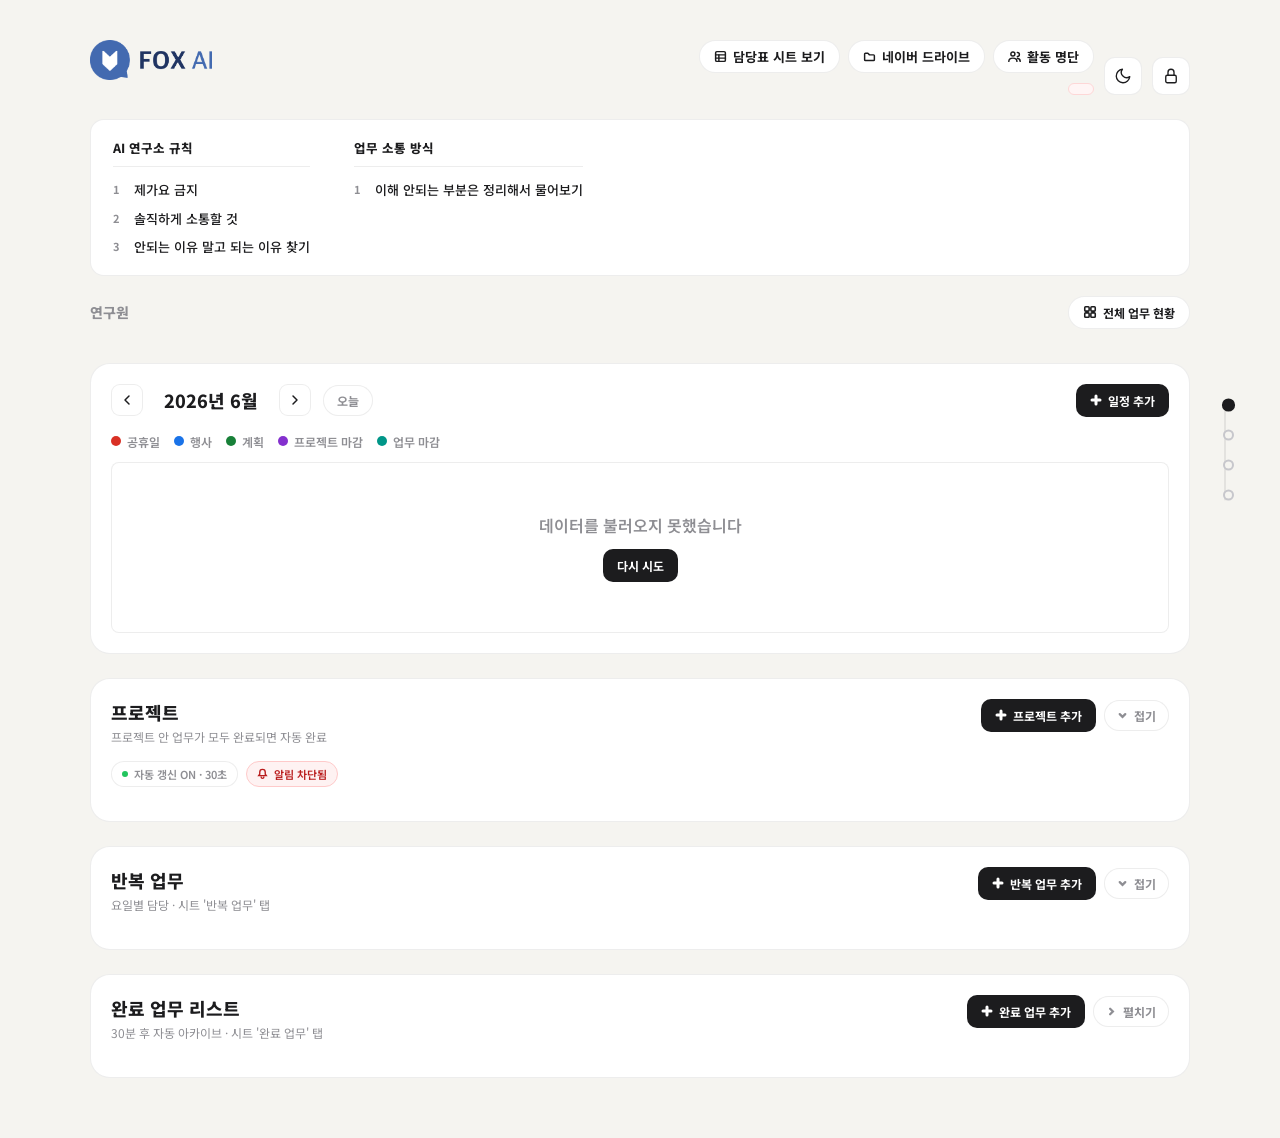
<file: index.html>
<!doctype html>
<html lang="ko">
<head>
<meta charset="utf-8"/>
<meta name="viewport" content="width=device-width,initial-scale=1,viewport-fit=cover"/>
<title>AI 연구소 플래너</title>
<!-- GAS 도메인에 미리 DNS/TCP 연결 — 첫 fetch 지연 단축 -->
<link rel="preconnect" href="https://script.google.com" crossorigin/>
<link rel="dns-prefetch" href="https://script.google.com"/>
<link href="https://fonts.googleapis.com/css2?family=Noto+Sans+KR:wght@300;400;500;600;700;800&display=swap" rel="stylesheet"/>
<link rel="stylesheet" href="styles.css"/>
<!-- PWA -->
<link rel="manifest" href="manifest.json"/>
<link rel="icon" type="image/png" href="logo-mark.png"/>
<link rel="apple-touch-icon" href="logo-mark.png"/>
<meta name="theme-color" content="#1c1c1e" media="(prefers-color-scheme: light)"/>
<meta name="theme-color" content="#15151a" media="(prefers-color-scheme: dark)"/>
<meta name="apple-mobile-web-app-capable" content="yes"/>
<meta name="apple-mobile-web-app-status-bar-style" content="black-translucent"/>
<meta name="apple-mobile-web-app-title" content="AI 담당표"/>
<script>
  // FOUC 방지: CSS 로드 전에 테마 즉시 적용
  (function(){
    try{
      var saved = localStorage.getItem('fox_theme');
      var dark = saved === 'dark' || (saved === null && window.matchMedia && window.matchMedia('(prefers-color-scheme: dark)').matches);
      if(dark) document.documentElement.setAttribute('data-theme','dark');
    }catch(e){}
  })();
</script>
</head>
<body>
<div class="app">

  <div class="topbar">
    <div class="logo-row">
      <div class="logo-icon">
        <img src="logo.png" alt="FOX AI"/>
      </div>
    </div>
    <div class="topbar-right">
      <div class="topbar-tags">
        <div class="link-row">
          <a class="link-btn" href="https://docs.google.com/spreadsheets/d/1xVQpFbhE0dojQb38Xu4RCytLkeTg9MZ_E-dvHhIOSM8/edit?gid=0#gid=0" target="_blank">
            <svg viewBox="0 0 16 16"><rect x="2" y="2" width="12" height="12" rx="1.5"/><line x1="2" y1="6" x2="14" y2="6"/><line x1="2" y1="10" x2="14" y2="10"/><line x1="6" y1="6" x2="6" y2="14"/></svg>
            담당표 시트 보기
          </a>
          <a class="link-btn" href="https://drive.worksmobile.com/drive/web/share/root-folder?resourceKey=QDIxMDAwMDAwMDcyNjM4fDM0NzI0NzI4Mjc4MDgxMjM5MTJ8RHww&resourceLocation=24101" target="_blank">
            <svg viewBox="0 0 16 16"><path d="M2 5a1 1 0 0 1 1-1h3l2 2h5a1 1 0 0 1 1 1v5a1 1 0 0 1-1 1H3a1 1 0 0 1-1-1V5z"/></svg>
            네이버 드라이브
          </a>
          <a class="link-btn" href="https://docs.google.com/spreadsheets/d/1Q1F7Hda6fglcwuvLKCP9S3Xf2PiwQHyp9p1iCekI2Mg/edit?gid=1845623131#gid=1845623131" target="_blank">
            <svg viewBox="0 0 16 16"><circle cx="6" cy="5" r="2.5"/><path d="M1 14c0-2.5 2.2-4 5-4s5 1.5 5 4"/><path d="M11.5 3a2.5 2.5 0 0 1 0 5"/><path d="M15 14c0-2-1.5-3.5-3.5-3.8"/></svg>
            활동 명단
          </a>
        </div>
<div class="today-badge" id="todayBadge"></div>
      </div>
      <button class="theme-btn" id="themeBtn" title="라이트/다크 모드 전환" onclick="toggleTheme()">
        <svg class="sun" viewBox="0 0 24 24"><circle cx="12" cy="12" r="4"/><line x1="12" y1="2" x2="12" y2="4"/><line x1="12" y1="20" x2="12" y2="22"/><line x1="2" y1="12" x2="4" y2="12"/><line x1="20" y1="12" x2="22" y2="12"/><line x1="4.93" y1="4.93" x2="6.34" y2="6.34"/><line x1="17.66" y1="17.66" x2="19.07" y2="19.07"/><line x1="4.93" y1="19.07" x2="6.34" y2="17.66"/><line x1="17.66" y1="6.34" x2="19.07" y2="4.93"/></svg>
        <svg class="moon" viewBox="0 0 24 24"><path d="M21 12.79A9 9 0 1 1 11.21 3 7 7 0 0 0 21 12.79z"/></svg>
      </button>
      <button class="settings-btn admin-only" id="settingsBtn" title="설정" onclick="openSettings()">
        <svg viewBox="0 0 24 24"><circle cx="12" cy="12" r="3"/><path d="M19.4 15a1.65 1.65 0 0 0 .33 1.82l.06.06a2 2 0 0 1-2.83 2.83l-.06-.06a1.65 1.65 0 0 0-1.82-.33 1.65 1.65 0 0 0-1 1.51V21a2 2 0 0 1-4 0v-.09A1.65 1.65 0 0 0 9 19.4a1.65 1.65 0 0 0-1.82.33l-.06.06a2 2 0 0 1-2.83-2.83l.06-.06A1.65 1.65 0 0 0 4.68 15a1.65 1.65 0 0 0-1.51-1H3a2 2 0 0 1 0-4h.09A1.65 1.65 0 0 0 4.6 9a1.65 1.65 0 0 0-.33-1.82l-.06-.06a2 2 0 0 1 2.83-2.83l.06.06A1.65 1.65 0 0 0 9 4.68a1.65 1.65 0 0 0 1-1.51V3a2 2 0 0 1 4 0v.09a1.65 1.65 0 0 0 1 1.51 1.65 1.65 0 0 0 1.82-.33l.06-.06a2 2 0 0 1 2.83 2.83l-.06.06A1.65 1.65 0 0 0 19.4 9a1.65 1.65 0 0 0 1.51 1H21a2 2 0 0 1 0 4h-.09a1.65 1.65 0 0 0-1.51 1z"/></svg>
      </button>
      <button class="settings-btn admin-btn" id="adminBtn" title="관리자 모드" onclick="openAdminModal()">
        <svg viewBox="0 0 24 24"><rect x="5" y="11" width="14" height="10" rx="2"/><path d="M8 11V7a4 4 0 0 1 8 0v4"/></svg>
      </button>
    </div>
  </div>

  <aside class="rules-note" id="rulesNote">
    <div class="rules-note-sec">
      <div class="rules-note-label">AI 연구소 규칙</div>
      <ul class="rules-note-list">
        <li>제가요 금지</li>
        <li>솔직하게 소통할 것</li>
        <li>안되는 이유 말고 되는 이유 찾기</li>
      </ul>
    </div>
    <div class="rules-note-sec">
      <div class="rules-note-label">업무 소통 방식</div>
      <ul class="rules-note-list">
        <li>이해 안되는 부분은 정리해서 물어보기</li>
      </ul>
    </div>
  </aside>

  <div class="today-hero" id="todayHero"></div>

  <div class="members-head">
    <div class="members-head-title">연구원</div>
    <button class="dash-open-btn" onclick="openTeamDashboard()">
      <svg viewBox="0 0 16 16" fill="none" stroke="currentColor" stroke-width="1.8" stroke-linecap="round" stroke-linejoin="round"><rect x="2" y="2" width="5" height="5" rx="1"/><rect x="9" y="2" width="5" height="5" rx="1"/><rect x="2" y="9" width="5" height="5" rx="1"/><rect x="9" y="9" width="5" height="5" rx="1"/></svg>
      전체 업무 현황
    </button>
  </div>
  <div class="members" id="membersBar"></div>

  <div class="section-wrap" id="sec-calendar">
    <div class="section-header cal-inline-head">
      <div class="cal-nav">
        <button class="cal-nav-btn" onclick="calendarPrevMonth()" title="이전 달">
          <svg viewBox="0 0 24 24"><polyline points="15 18 9 12 15 6"/></svg>
        </button>
        <div class="cal-nav-title" id="calendarNavTitle">2026년 6월</div>
        <button class="cal-nav-btn" onclick="calendarNextMonth()" title="다음 달">
          <svg viewBox="0 0 24 24"><polyline points="9 18 15 12 9 6"/></svg>
        </button>
        <button class="cal-today-btn" onclick="calendarGoToday()">오늘</button>
      </div>
      <button class="add-task-btn" onclick="openEventEditor()">
        <svg viewBox="0 0 12 12"><line x1="6" y1="2" x2="6" y2="10"/><line x1="2" y1="6" x2="10" y2="6"/></svg>
        일정 추가
      </button>
    </div>
    <div class="cal-legend">
      <span class="cal-legend-item"><span class="cal-dot cal-dot-holiday"></span>공휴일</span>
      <span class="cal-legend-item"><span class="cal-dot cal-dot-event"></span>행사</span>
      <span class="cal-legend-item"><span class="cal-dot cal-dot-plan"></span>계획</span>
      <span class="cal-legend-item"><span class="cal-dot cal-dot-project"></span>프로젝트 마감</span>
      <span class="cal-legend-item"><span class="cal-dot cal-dot-task"></span>업무 마감</span>
    </div>
    <div class="month-grid" id="monthGrid"><div class="loading">캘린더 불러오는 중...</div></div>
  </div>

  <div class="section-wrap" id="sec-tasks">
    <div class="section-header">
      <div><div class="section-title">프로젝트</div><div class="section-sub">프로젝트 안 업무가 모두 완료되면 자동 완료</div></div>
      <div style="display:flex;gap:8px;align-items:center;flex-wrap:wrap;justify-content:flex-end;">
        <button class="overdue-btn" id="overdueBtn" style="display:none" onclick="openOverdueModal()">
          <svg viewBox="0 0 16 16" fill="none" stroke="currentColor" stroke-width="2" stroke-linecap="round"><circle cx="8" cy="8" r="6"/><line x1="8" y1="5" x2="8" y2="8"/><line x1="8" y1="11" x2="8.01" y2="11"/></svg>
          누락 업무 <span class="overdue-count" id="overdueCount">0</span>
        </button>
        <button class="add-task-btn" onclick="openProjectModal()">
          <svg viewBox="0 0 12 12"><line x1="6" y1="2" x2="6" y2="10"/><line x1="2" y1="6" x2="10" y2="6"/></svg>
          프로젝트 추가
        </button>
        <button class="collapse-btn" id="tasksCollapseBtn" onclick="toggleCollapse('tasks')">
          <svg viewBox="0 0 12 12"><polyline points="3,4.5 6,7.5 9,4.5"/></svg>
          <span id="tasksCollapseLabel">접기</span>
        </button>
      </div>
    </div>
    <div class="collapse-body" id="tasksContent">
      <div class="status-bar">
        <div class="poll-indicator" id="pollIndicator" onclick="togglePolling()" title="자동 갱신 ON/OFF">
          <span class="poll-dot"></span>
          <span id="pollLabel">자동 갱신 ON · 30초</span>
        </div>
        <button class="notif-btn" id="notifBtn" onclick="requestNotifPermission()" title="마감일 당일 브라우저 알림">
          <svg viewBox="0 0 16 16"><path d="M8 2a4 4 0 0 0-4 4v3l-1.5 2h11L12 9V6a4 4 0 0 0-4-4z"/><path d="M6 13a2 2 0 0 0 4 0"/></svg>
          <span id="notifLabel">알림 사용</span>
        </button>
      </div>
      <div class="task-list" id="taskList"></div>
    </div>
  </div>

  <div class="section-wrap" id="sec-recurring">
    <div class="section-header">
      <div>
        <div class="section-title">반복 업무 <span class="completed-count" id="recurringCount" style="display:none;background:#3b82f6">0</span></div>
        <div class="section-sub">요일별 담당 · 시트 '반복 업무' 탭</div>
      </div>
      <div style="display:flex;gap:8px;align-items:center;flex-wrap:wrap;justify-content:flex-end;">
        <button class="add-task-btn" onclick="openTaskModal('recurring')">
          <svg viewBox="0 0 12 12"><line x1="6" y1="2" x2="6" y2="10"/><line x1="2" y1="6" x2="10" y2="6"/></svg>
          반복 업무 추가
        </button>
        <button class="collapse-btn" id="recurringCollapseBtn" onclick="toggleCollapse('recurring')">
          <svg viewBox="0 0 12 12"><polyline points="3,4.5 6,7.5 9,4.5"/></svg>
          <span id="recurringCollapseLabel">접기</span>
        </button>
      </div>
    </div>
    <div class="collapse-body" id="recurringContent">
      <div class="task-list" id="recurringList"></div>
    </div>
  </div>

  <div class="section-wrap" id="sec-completed">
    <div class="section-header">
      <div>
        <div class="section-title">완료 업무 리스트 <span class="completed-count" id="completedCount" style="display:none">0</span></div>
        <div class="section-sub">30분 후 자동 아카이브 · 시트 '완료 업무' 탭</div>
      </div>
      <div style="display:flex;gap:8px;align-items:center;flex-wrap:wrap;justify-content:flex-end;">
        <button class="add-task-btn" onclick="openTaskModal('completed')" title="이미 완료한 업무를 수동으로 추가">
          <svg viewBox="0 0 12 12"><line x1="6" y1="2" x2="6" y2="10"/><line x1="2" y1="6" x2="10" y2="6"/></svg>
          완료 업무 추가
        </button>
        <button class="collapse-btn collapsed" id="completedCollapseBtn" onclick="toggleCollapse('completed')">
          <svg viewBox="0 0 12 12"><polyline points="3,4.5 6,7.5 9,4.5"/></svg>
          <span id="completedCollapseLabel">펼치기</span>
        </button>
      </div>
    </div>
    <div class="completed-content collapse-body collapsed" id="completedContent">
      <div class="completed-controls" id="completedControls"></div>
      <div class="completed-list" id="completedList"></div>
    </div>
  </div>

</div>

<div class="duty-picker" id="dutyPicker"></div>

<nav class="page-toc" id="pageToc" aria-label="섹션 목차">
  <a class="toc-item" href="#sec-calendar"  data-target="sec-calendar"><span class="toc-dot"></span><span class="toc-label">캘린더</span></a>
  <a class="toc-item" href="#sec-tasks"      data-target="sec-tasks"><span class="toc-dot"></span><span class="toc-label">프로젝트</span></a>
  <a class="toc-item" href="#sec-recurring"  data-target="sec-recurring"><span class="toc-dot"></span><span class="toc-label">반복 업무</span></a>
  <a class="toc-item" href="#sec-completed"  data-target="sec-completed"><span class="toc-dot"></span><span class="toc-label">완료 업무</span></a>
</nav>

<div class="modal-overlay" id="overdueOverlay" onclick="closeOverdueModal()"></div>
<div class="modal" id="overdueModal">
  <div class="modal-header">
    <div>
      <div class="modal-title">⚠ 누락된 업무</div>
      <div class="modal-sub">기한이 지났지만 완료되지 않은 업무입니다</div>
    </div>
    <button class="modal-close" onclick="closeOverdueModal()">
      <svg viewBox="0 0 24 24"><line x1="18" y1="6" x2="6" y2="18"/><line x1="6" y1="6" x2="18" y2="18"/></svg>
    </button>
  </div>
  <div class="modal-body" id="overdueModalBody"></div>
  <div class="modal-footer">
    <button class="modal-btn-close" onclick="closeOverdueModal()">닫기</button>
  </div>
</div>

<div class="modal-overlay" id="settingsOverlay" onclick="closeSettings()"></div>
<div class="modal" id="settingsModal">
  <div class="modal-header">
    <div>
      <div class="modal-title">⚙ 설정</div>
    </div>
    <button class="modal-close" onclick="closeSettings()">
      <svg viewBox="0 0 24 24"><line x1="18" y1="6" x2="6" y2="18"/><line x1="6" y1="6" x2="18" y2="18"/></svg>
    </button>
  </div>
  <div class="modal-body" id="settingsBody"></div>
  <div class="modal-footer">
    <button class="modal-btn-close" onclick="closeSettings()">닫기</button>
  </div>
</div>

<div class="modal-overlay" id="taskOverlay" onclick="closeTaskModal()"></div>
<div class="modal" id="taskModal">
  <div class="modal-header">
    <div>
      <div class="modal-title" id="taskModalTitle">업무 추가</div>
      <div class="modal-sub" id="taskModalSub">시트 '담당표' 탭 8행 이하에 저장됩니다</div>
    </div>
    <button class="modal-close" onclick="closeTaskModal()">
      <svg viewBox="0 0 24 24"><line x1="18" y1="6" x2="6" y2="18"/><line x1="6" y1="6" x2="18" y2="18"/></svg>
    </button>
  </div>
  <div class="modal-body">
    <div class="task-form" id="taskForm">
      <div class="field">
        <label class="field-label">업무명 *</label>
        <input class="field-input" id="taskName" placeholder="예: 주간 리포트 작성" maxlength="80"/>
      </div>
      <div class="field" id="assigneeField">
        <label class="field-label">담당</label>
        <div class="assignee-picker" id="taskAssignee"></div>
      </div>
      <div class="field" id="deadlineField">
        <label class="field-label">마감기한</label>
        <input class="field-input" type="datetime-local" id="taskDeadline"/>
      </div>
      <div class="field" id="recurringDaysField" style="display:none;">
        <label class="field-label">요일별 담당 <span style="font-weight:500;color:var(--faint);">(사람 이름 또는 활동 키워드, 빈 칸 OK)</span></label>
        <div class="day-inputs">
          <div class="day-input-row"><span class="day-label">월</span><input class="field-input" id="recDay-mon" type="text" placeholder="예: 김기환"/></div>
          <div class="day-input-row"><span class="day-label">화</span><input class="field-input" id="recDay-tue" type="text" placeholder=""/></div>
          <div class="day-input-row"><span class="day-label">수</span><input class="field-input" id="recDay-wed" type="text" placeholder=""/></div>
          <div class="day-input-row"><span class="day-label">목</span><input class="field-input" id="recDay-thu" type="text" placeholder=""/></div>
          <div class="day-input-row"><span class="day-label">금</span><input class="field-input" id="recDay-fri" type="text" placeholder=""/></div>
          <div class="day-input-row"><span class="day-label">토</span><input class="field-input" id="recDay-sat" type="text" placeholder=""/></div>
        </div>
      </div>
      <div class="field">
        <label class="field-label">세부사항</label>
        <textarea class="field-input" id="taskDetail" placeholder="(선택) 세부 내용" maxlength="500"></textarea>
      </div>
      <div class="field" id="taskCompletedField" style="display:none;">
        <label class="field-label">완료시각 *</label>
        <input class="field-input" type="datetime-local" id="taskCompletedAt"/>
      </div>
    </div>
  </div>
  <div class="modal-footer" style="justify-content:space-between;">
    <button class="btn-secondary admin-only" id="taskDeleteBtn" style="display:none;flex:0 0 auto;padding:9px 16px;" onclick="deleteCurrentTask()">삭제</button>
    <div style="display:flex;gap:8px;">
      <button class="modal-btn-close" onclick="closeTaskModal()" style="background:var(--bg);color:var(--sub);">취소</button>
      <button class="modal-btn-close" id="taskSaveBtn" onclick="saveTask()">저장</button>
    </div>
  </div>
</div>

<div class="modal-overlay" id="projectOverlay" onclick="closeProjectModal()"></div>
<div class="modal" id="projectModal">
  <div class="modal-header">
    <div>
      <div class="modal-title" id="projectModalTitle">프로젝트 추가</div>
      <div class="modal-sub">시트 '프로젝트' 탭에 저장됩니다</div>
    </div>
    <button class="modal-close" onclick="closeProjectModal()">
      <svg viewBox="0 0 24 24"><line x1="18" y1="6" x2="6" y2="18"/><line x1="6" y1="6" x2="18" y2="18"/></svg>
    </button>
  </div>
  <div class="modal-body">
    <div class="task-form">
      <div class="field">
        <label class="field-label">프로젝트명 *</label>
        <input class="field-input" id="projectName" placeholder="예: 2026 여름 방학 콘텐츠" maxlength="80"/>
      </div>
      <div class="field">
        <label class="field-label">담당 (PM)</label>
        <div class="assignee-picker" id="projectPMPicker"></div>
      </div>
      <div class="field">
        <label class="field-label">마감기한</label>
        <input class="field-input" type="date" id="projectDeadline"/>
      </div>
      <div class="field">
        <label class="field-label">설명</label>
        <textarea class="field-input" id="projectDetail" placeholder="(선택) 프로젝트 개요" maxlength="500"></textarea>
      </div>
    </div>
  </div>
  <div class="modal-footer" style="justify-content:space-between;">
    <button class="btn-secondary admin-only" id="projectDeleteBtn" style="display:none;flex:0 0 auto;padding:9px 16px;" onclick="deleteCurrentProject()">삭제</button>
    <div style="display:flex;gap:8px;">
      <button class="modal-btn-close" onclick="closeProjectModal()" style="background:var(--bg);color:var(--sub);">취소</button>
      <button class="modal-btn-close" id="projectSaveBtn" onclick="saveProject()">저장</button>
    </div>
  </div>
</div>

<div class="modal-overlay" id="adminOverlay" onclick="closeAdminModal()"></div>
<div class="modal" id="adminModal">
  <div class="modal-header">
    <div>
      <div class="modal-title">관리자 모드</div>
      <div class="modal-sub">비밀번호를 입력하면 삭제·멤버·설정이 열립니다</div>
    </div>
    <button class="modal-close" onclick="closeAdminModal()">
      <svg viewBox="0 0 24 24"><line x1="18" y1="6" x2="6" y2="18"/><line x1="6" y1="6" x2="18" y2="18"/></svg>
    </button>
  </div>
  <div class="modal-body">
    <div class="task-form">
      <div class="field">
        <label class="field-label">관리자 비밀번호 *</label>
        <input class="field-input" type="password" id="adminInput" placeholder="비밀번호 입력" onkeydown="if(event.key==='Enter')submitAdminLogin()"/>
      </div>
    </div>
  </div>
  <div class="modal-footer" style="justify-content:flex-end;gap:8px;">
    <button class="modal-btn-close" onclick="closeAdminModal()" style="background:var(--bg);color:var(--sub);">취소</button>
    <button class="modal-btn-close" id="adminSubmitBtn" onclick="submitAdminLogin()">확인</button>
  </div>
</div>

<div class="modal-overlay" id="memberOverlay" onclick="closeMemberModal()"></div>
<div class="modal" id="memberModal">
  <div class="modal-header">
    <div>
      <div class="modal-title" id="memberModalTitle">업무 현황</div>
      <div class="modal-sub" id="memberModalSub"></div>
    </div>
    <button class="modal-close" onclick="closeMemberModal()">
      <svg viewBox="0 0 24 24"><line x1="18" y1="6" x2="6" y2="18"/><line x1="6" y1="6" x2="18" y2="18"/></svg>
    </button>
  </div>
  <div class="modal-body" id="memberModalBody"></div>
  <div class="modal-footer">
    <button class="modal-btn-close" onclick="closeMemberModal()">닫기</button>
  </div>
</div>

<div class="modal-overlay" id="commentOverlay" onclick="closeCommentModal()"></div>
<div class="modal" id="commentModal">
  <div class="modal-header">
    <div>
      <div class="modal-title" id="commentModalTitle">댓글</div>
    </div>
    <button class="modal-close" onclick="closeCommentModal()">
      <svg viewBox="0 0 24 24"><line x1="18" y1="6" x2="6" y2="18"/><line x1="6" y1="6" x2="18" y2="18"/></svg>
    </button>
  </div>
  <div class="modal-body" id="commentModalBody">
    <div class="comment-list" id="commentList"></div>
    <div class="comment-input-wrap">
      <div class="field">
        <label class="field-label">작성자 *</label>
        <div class="assignee-picker" id="commentAuthorPicker"></div>
      </div>
      <div class="field">
        <label class="field-label">내용 *</label>
        <textarea class="field-input" id="commentText" placeholder="댓글 입력..." maxlength="300" rows="3"></textarea>
      </div>
    </div>
  </div>
  <div class="modal-footer" style="justify-content:flex-end;gap:8px;">
    <button class="modal-btn-close" onclick="closeCommentModal()" style="background:var(--bg);color:var(--sub);">닫기</button>
    <button class="modal-btn-close" id="commentSaveBtn" onclick="submitComment()">등록</button>
  </div>
</div>


<!-- 일정 추가/수정 서브 모달 -->
<div class="modal-overlay" id="eventOverlay" onclick="closeEventEditor()"></div>
<div class="modal" id="eventModal">
  <div class="modal-header">
    <div>
      <div class="modal-title" id="eventModalTitle">일정 추가</div>
      <div class="modal-sub">시트 '캘린더' 탭에 저장됩니다</div>
    </div>
    <button class="modal-close" onclick="closeEventEditor()">
      <svg viewBox="0 0 24 24"><line x1="18" y1="6" x2="6" y2="18"/><line x1="6" y1="6" x2="18" y2="18"/></svg>
    </button>
  </div>
  <div class="modal-body">
    <div class="task-form">
      <div class="field">
        <label class="field-label">제목 *</label>
        <input class="field-input" id="eventTitle" placeholder="예: 학부모 설명회" maxlength="80"/>
      </div>
      <div class="field">
        <label class="field-label">유형</label>
        <div class="assignee-picker" id="eventTypePicker"></div>
      </div>
      <div class="field-row">
        <div class="field">
          <label class="field-label">시작일 *</label>
          <input class="field-input" type="date" id="eventStart"/>
        </div>
        <div class="field">
          <label class="field-label">종료일 <span style="font-weight:500;color:var(--faint);">(하루면 비워두세요)</span></label>
          <input class="field-input" type="date" id="eventEnd"/>
        </div>
      </div>
      <div class="field">
        <label class="field-label">반복 요일 <span style="font-weight:500;color:var(--faint);">(선택 안 하면 매일 · 특정 요일만 하려면 선택)</span></label>
        <div class="assignee-picker" id="eventDaysPicker"></div>
      </div>
      <div class="field">
        <label class="field-label">메모</label>
        <textarea class="field-input" id="eventMemo" placeholder="(선택) 세부 내용" maxlength="500"></textarea>
      </div>
    </div>
  </div>
  <div class="modal-footer" style="justify-content:space-between;">
    <button class="btn-secondary admin-only" id="eventDeleteBtn" style="display:none;flex:0 0 auto;padding:9px 16px;" onclick="deleteCurrentEvent()">삭제</button>
    <div style="display:flex;gap:8px;">
      <button class="modal-btn-close" onclick="closeEventEditor()" style="background:var(--bg);color:var(--sub);">취소</button>
      <button class="modal-btn-close" id="eventSaveBtn" onclick="saveEvent()">저장</button>
    </div>
  </div>
</div>

<!-- app.js를 관심사별로 분리 (클래식 스크립트: 전역 스코프 공유 · 순서 중요: state 먼저, main 마지막) -->
<script src="js/state.js"></script>
<script src="js/api.js"></script>
<script src="js/members.js"></script>
<script src="js/calendar.js"></script>
<script src="js/tasks.js"></script>
<script src="js/projects.js"></script>
<script src="js/admin.js"></script>
<script src="js/main.js"></script>
</body>
</html>
</file>
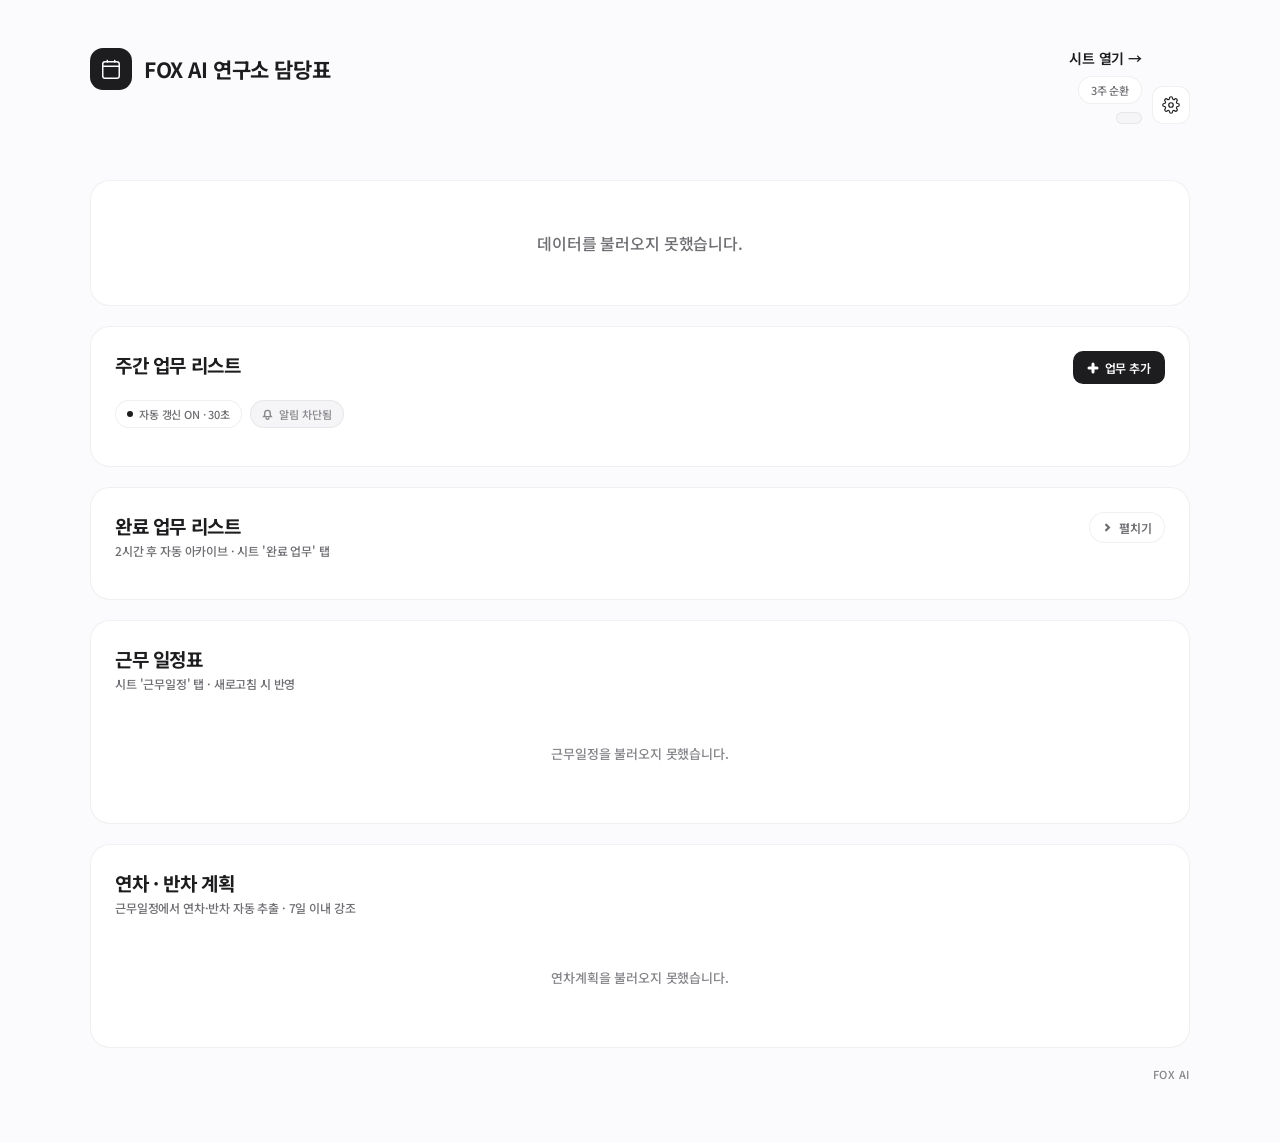
<file: mono.html>
<!doctype html>
<html lang="ko">
<head>
<meta charset="utf-8"/>
<meta name="viewport" content="width=device-width,initial-scale=1"/>
<title>FOX AI 연구소 · 담당표 (Mono)</title>
<link href="https://fonts.googleapis.com/css2?family=Noto+Sans+KR:wght@300;400;500;600;700;800&display=swap" rel="stylesheet"/>
<style>
:root{
  /* Apple-inspired monochrome palette */
  --bg:#fbfbfd;
  --surface:#ffffff;
  --border:rgba(0,0,0,.06);
  --border-mid:rgba(0,0,0,.12);
  --text:#1d1d1f;
  --sub:#6e6e73;
  --faint:#86868b;
  --muted:#d2d2d7;
  --head-bg:#f5f5f7;
  --today-ring:#1d1d1f;

  /* member colors — neutral grayscale */
  --ysh:#1d1d1f;  --ysh-lt:#f5f5f7;  --ysh-md:#86868b;
  --psj:#3a3a3c;  --psj-lt:#f5f5f7;  --psj-md:#aeaeb2;
  --kkh:#6e6e73;  --kkh-lt:#f5f5f7;  --kkh-md:#c7c7cc;
  --c4:#2c2c2e;   --c4-lt:#f5f5f7;   --c4-md:#8e8e93;
  --c5:#48484a;   --c5-lt:#f5f5f7;   --c5-md:#aeaeb2;
  --c6:#636366;   --c6-lt:#f5f5f7;   --c6-md:#c7c7cc;
  --c7:#1c1c1e;   --c7-lt:#f5f5f7;   --c7-md:#3a3a3c;
  --c8:#262626;   --c8-lt:#f5f5f7;   --c8-md:#737373;
}
*{margin:0;padding:0;box-sizing:border-box;-webkit-font-smoothing:antialiased;-moz-osx-font-smoothing:grayscale;}
body{font-family:'Noto Sans KR',-apple-system,BlinkMacSystemFont,sans-serif;background:var(--bg);color:var(--text);padding:48px 24px 60px;letter-spacing:-.01em;}
.app{max-width:1100px;margin:0 auto;}

.topbar{display:flex;justify-content:space-between;align-items:flex-start;gap:20px;margin-bottom:32px;}
.logo-row{display:flex;align-items:center;gap:12px;}
.logo-icon{width:42px;height:42px;border-radius:13px;background:var(--text);display:flex;align-items:center;justify-content:center;}
.logo-icon svg{width:22px;height:22px;stroke:#fff;fill:none;stroke-width:1.6;}
.logo-title{font-size:21px;font-weight:700;letter-spacing:-.02em;}
.topbar-right{display:flex;align-items:flex-end;gap:10px;}
.topbar-tags{display:flex;flex-direction:column;align-items:flex-end;gap:8px;}
.sheet-link{text-decoration:none;color:var(--text);font-size:14px;font-weight:600;letter-spacing:-.01em;}
.sheet-link:hover{opacity:.55;}
.cycle-tag{font-size:11px;color:var(--sub);background:var(--surface);border:1px solid var(--border);border-radius:999px;padding:5px 12px;font-weight:500;}
.today-badge{font-size:11px;font-weight:600;color:var(--text);background:var(--head-bg);border:1px solid var(--border);border-radius:999px;padding:5px 12px;}

.settings-btn{width:38px;height:38px;border-radius:11px;background:var(--surface);border:1px solid var(--border);display:flex;align-items:center;justify-content:center;cursor:pointer;flex-shrink:0;transition:background .2s,transform .25s;}
.settings-btn:hover{background:var(--head-bg);transform:rotate(30deg);}
.settings-btn svg{width:18px;height:18px;fill:none;stroke:var(--text);stroke-width:1.6;stroke-linecap:round;}

.members{display:grid;grid-template-columns:repeat(auto-fit,minmax(180px,1fr));gap:10px;margin-bottom:24px;}
.member{background:var(--surface);border:1px solid var(--border);border-radius:16px;padding:14px 16px;display:flex;align-items:center;gap:12px;transition:background .2s;}
.member:hover{background:var(--head-bg);}
.av{width:40px;height:40px;border-radius:50%;display:flex;align-items:center;justify-content:center;font-size:13px;font-weight:700;flex-shrink:0;letter-spacing:-.02em;}
.av-ysh{background:var(--ysh-lt);color:var(--ysh);}
.av-psj{background:var(--psj-lt);color:var(--psj);}
.av-kkh{background:var(--kkh-lt);color:var(--kkh);}
.av-c4{background:var(--c4-lt);color:var(--c4);}
.av-c5{background:var(--c5-lt);color:var(--c5);}
.av-c6{background:var(--c6-lt);color:var(--c6);}
.av-c7{background:var(--c7-lt);color:var(--c7);}
.av-c8{background:var(--c8-lt);color:var(--c8);}
.m-name{font-size:14px;font-weight:600;letter-spacing:-.01em;}
.m-role{font-size:11px;color:var(--faint);margin-top:2px;font-weight:500;}

.cal{background:var(--surface);border:1px solid var(--border);border-radius:20px;overflow:hidden;}
.cal-head{display:grid;grid-template-columns:80px repeat(5,1fr);background:var(--head-bg);}
.ch-corner{border-right:1px solid var(--border);}
.ch-day{text-align:center;padding:14px 0;border-right:1px solid var(--border);}
.ch-day:last-child{border-right:none;}
.d-en{font-size:10px;color:var(--faint);font-weight:500;letter-spacing:.05em;text-transform:uppercase;}
.d-ko{display:block;font-size:18px;font-weight:700;margin-top:3px;letter-spacing:-.02em;}
.cal-row{display:grid;grid-template-columns:80px repeat(5,1fr);border-top:1px solid var(--border);}
.row-lbl{display:flex;flex-direction:column;align-items:center;justify-content:center;background:var(--head-bg);border-right:1px solid var(--border);}
.lbl-w{font-size:10px;color:var(--faint);font-weight:500;letter-spacing:.05em;}
.lbl-n{font-size:24px;font-weight:800;letter-spacing:-.03em;}
.cal-cell{min-height:95px;padding:10px 8px;border-right:1px solid var(--border);display:flex;flex-direction:column;gap:6px;}
.cal-cell:last-child{border-right:none;}
.cell-date{font-size:10px;color:var(--faint);font-weight:500;}
.today{background:var(--head-bg);outline:1.5px solid var(--today-ring);outline-offset:-1.5px;}
.today-dot{align-self:flex-start;background:var(--text);color:#fff;border-radius:999px;padding:2px 7px;font-size:9px;font-weight:700;letter-spacing:.05em;}
.ev{border-radius:12px;padding:10px;display:flex;flex-direction:column;align-items:center;gap:6px;}
.ev-ysh{background:var(--ysh-lt);} .ev-psj{background:var(--psj-lt);} .ev-kkh{background:var(--kkh-lt);}
.ev-c4{background:var(--c4-lt);}   .ev-c5{background:var(--c5-lt);}   .ev-c6{background:var(--c6-lt);}
.ev-c7{background:var(--c7-lt);}   .ev-c8{background:var(--c8-lt);}
.ev-av{width:32px;height:32px;border-radius:50%;display:flex;align-items:center;justify-content:center;font-size:12px;font-weight:700;letter-spacing:-.02em;}
.eav-ysh{background:var(--ysh-md);color:var(--ysh);}
.eav-psj{background:var(--psj-md);color:var(--psj);}
.eav-kkh{background:var(--kkh-md);color:var(--kkh);}
.eav-c4{background:var(--c4-md);color:var(--c4);}
.eav-c5{background:var(--c5-md);color:var(--c5);}
.eav-c6{background:var(--c6-md);color:var(--c6);}
.eav-c7{background:var(--c7-md);color:var(--c7);}
.eav-c8{background:var(--c8-md);color:var(--c8);}
.ev-name{font-size:12px;font-weight:600;letter-spacing:-.01em;}

.section-wrap{margin-top:20px;background:var(--surface);border:1px solid var(--border);border-radius:20px;padding:24px;}
.section-header{display:flex;align-items:flex-start;justify-content:space-between;margin-bottom:16px;gap:12px;}
.section-title{font-size:19px;font-weight:700;letter-spacing:-.02em;}
.section-sub{font-size:12px;color:var(--sub);margin-top:3px;font-weight:500;}

.task-list{display:flex;flex-direction:column;gap:10px;}
.task-item{border:1px solid var(--border);border-radius:14px;padding:14px 16px;background:var(--surface);display:flex;gap:14px;align-items:flex-start;transition:opacity .2s,background .15s,border-color .15s;}
.task-item:hover{background:var(--head-bg);}
.task-item.urgent{border:1.5px solid var(--text);background:var(--surface);}
.task-item.overdue{border:1.5px solid var(--text);background:var(--head-bg);}
.task-item.done{opacity:.4;background:var(--head-bg)!important;border-color:var(--border)!important;}
.task-item.done .task-name{text-decoration:line-through;color:var(--faint);}
.task-check{flex-shrink:0;margin-top:2px;width:20px;height:20px;border-radius:6px;border:1.5px solid var(--muted);background:var(--surface);display:flex;align-items:center;justify-content:center;cursor:pointer;transition:background .15s,border-color .15s;}
.task-check:hover{border-color:var(--text);}
.task-check.checked{background:var(--text);border-color:var(--text);}
.task-check.checked svg{display:block;}
.task-check svg{display:none;width:12px;height:12px;stroke:#fff;fill:none;stroke-width:3;stroke-linecap:round;}
.task-check.loading-spin{border-color:var(--sub);border-top-color:transparent;animation:spin .6s linear infinite;}
@keyframes spin{to{transform:rotate(360deg);}}
.task-body{flex:1;min-width:0;}
.task-top{display:flex;justify-content:space-between;align-items:center;gap:12px;margin-bottom:6px;}
.task-name{font-size:14px;font-weight:600;letter-spacing:-.01em;}
.task-badge{display:inline-flex;align-items:center;font-size:10px;font-weight:700;border-radius:999px;padding:3px 8px;margin-left:8px;letter-spacing:.03em;}
.badge-urgent{color:var(--text);background:var(--head-bg);border:1px solid var(--border-mid);}
.badge-overdue{color:#fff;background:var(--text);}
.task-deadline{font-size:11px;font-weight:600;color:var(--text);background:var(--head-bg);border:1px solid var(--border);border-radius:999px;padding:4px 11px;white-space:nowrap;}
.task-manager{font-size:12px;font-weight:600;color:var(--sub);margin-bottom:6px;}
.task-desc{font-size:13px;color:var(--sub);line-height:1.5;}

/* 카운트다운 배지 — grayscale gradient */
.dcount-badge{display:inline-flex;align-items:center;font-size:10px;font-weight:700;border-radius:999px;padding:3px 9px;margin-left:8px;letter-spacing:.03em;}
.dcount-far    {color:var(--sub);   background:var(--head-bg);}
.dcount-week   {color:var(--text);  background:var(--head-bg);}
.dcount-soon   {color:var(--text);  background:#e8e8ed;}
.dcount-warn   {color:#fff;         background:var(--sub);}
.dcount-today  {color:#fff;         background:var(--text);}
.dcount-overdue{color:#fff;         background:#000;}

/* 업무 카드 hover 시 노출되는 편집/삭제 버튼 */
.task-actions{display:flex;gap:4px;margin-left:8px;opacity:0;transition:opacity .15s;flex-shrink:0;}
.task-item:hover .task-actions{opacity:1;}
.task-action-btn{width:26px;height:26px;border-radius:7px;border:1px solid var(--border);background:var(--surface);display:flex;align-items:center;justify-content:center;cursor:pointer;transition:background .15s,border-color .15s;}
.task-action-btn:hover{background:var(--head-bg);border-color:var(--border-mid);}
.task-action-btn.btn-del:hover{background:var(--text);border-color:var(--text);}
.task-action-btn svg{width:11px;height:11px;fill:none;stroke:var(--sub);stroke-width:2;stroke-linecap:round;}
.task-action-btn:hover svg{stroke:var(--text);}
.task-action-btn.btn-del:hover svg{stroke:#fff;}

/* 업무 추가 버튼 */
.add-task-btn{font-family:inherit;font-size:12px;font-weight:600;color:#fff;background:var(--text);border:none;border-radius:10px;padding:8px 14px;cursor:pointer;display:inline-flex;align-items:center;gap:6px;transition:opacity .15s,transform .1s;flex-shrink:0;letter-spacing:-.01em;}
.add-task-btn:hover{opacity:.85;}
.add-task-btn:active{transform:scale(.97);}
.add-task-btn svg{width:12px;height:12px;fill:none;stroke:currentColor;stroke-width:3;stroke-linecap:round;}

/* 폴링/알림 인디케이터 */
.status-bar{display:flex;align-items:center;gap:8px;margin-bottom:14px;flex-wrap:wrap;}
.poll-indicator{display:inline-flex;align-items:center;gap:6px;font-size:11px;font-weight:500;color:var(--sub);padding:5px 11px;background:var(--surface);border:1px solid var(--border);border-radius:999px;cursor:pointer;transition:background .15s;}
.poll-indicator:hover{background:var(--head-bg);}
.poll-indicator.updating{color:var(--text);}
.poll-dot{width:6px;height:6px;border-radius:50%;background:var(--text);}
.poll-indicator.updating .poll-dot{animation:pulse 1.2s ease-in-out infinite;}
.poll-indicator.paused .poll-dot{background:var(--faint);}
.poll-indicator.error{color:var(--text);}
.poll-indicator.error .poll-dot{background:var(--text);}
@keyframes pulse{0%,100%{opacity:1;transform:scale(1)}50%{opacity:.4;transform:scale(.8)}}
.notif-btn{display:inline-flex;align-items:center;gap:6px;font-family:inherit;font-size:11px;font-weight:500;color:var(--sub);padding:5px 11px;background:var(--surface);border:1px solid var(--border);border-radius:999px;cursor:pointer;transition:background .15s;}
.notif-btn:hover{background:var(--head-bg);}
.notif-btn.enabled{color:var(--text);background:var(--head-bg);border-color:var(--border-mid);}
.notif-btn.denied{color:var(--faint);background:var(--head-bg);}
.notif-btn svg{width:11px;height:11px;fill:none;stroke:currentColor;stroke-width:2;stroke-linecap:round;}

/* 업무 폼 */
.task-form .field{margin-bottom:12px;}
.task-form .field:last-child{margin-bottom:0;}
.task-form select.field-input{appearance:auto;}
.task-form textarea.field-input{resize:vertical;min-height:60px;font-family:inherit;}
.task-form .field-row{display:grid;grid-template-columns:1fr 1fr;gap:10px;}

/* 부드러운 갱신 효과 */
@keyframes fadeIn{from{opacity:0;transform:translateY(-4px)}to{opacity:1;transform:none}}
.task-item.task-new{animation:fadeIn .35s ease;}

.overdue-btn{display:flex;align-items:center;gap:6px;font-family:inherit;font-size:12px;font-weight:600;color:var(--text);background:var(--surface);border:1.5px solid var(--border-mid);border-radius:999px;padding:7px 14px;cursor:pointer;transition:background .15s;white-space:nowrap;flex-shrink:0;letter-spacing:-.01em;}
.overdue-btn:hover{background:var(--head-bg);}
.overdue-btn svg{width:14px;height:14px;flex-shrink:0;}
.overdue-count{background:var(--text);color:#fff;border-radius:999px;font-size:10px;font-weight:700;padding:1px 6px;min-width:18px;text-align:center;}

.modal-overlay{position:fixed;inset:0;background:rgba(0,0,0,.32);opacity:0;pointer-events:none;transition:opacity .25s;z-index:100;backdrop-filter:blur(8px);-webkit-backdrop-filter:blur(8px);}
.modal-overlay.show{opacity:1;pointer-events:auto;}
.modal{position:fixed;top:50%;left:50%;transform:translate(-50%,-48%);width:min(560px,92vw);max-height:88vh;background:var(--surface);border-radius:22px;box-shadow:0 28px 70px rgba(0,0,0,.18),0 0 0 1px rgba(0,0,0,.04);z-index:101;opacity:0;pointer-events:none;transition:opacity .25s,transform .25s;overflow:hidden;display:flex;flex-direction:column;}
.modal.show{opacity:1;pointer-events:auto;transform:translate(-50%,-50%);}
.modal-header{display:flex;align-items:flex-start;justify-content:space-between;padding:22px 22px 16px;border-bottom:1px solid var(--border);gap:12px;flex-shrink:0;}
.modal-title{font-size:17px;font-weight:700;letter-spacing:-.02em;}
.modal-sub{font-size:12px;color:var(--sub);margin-top:3px;}
.modal-close{width:32px;height:32px;border-radius:8px;border:1px solid var(--border);background:var(--surface);display:flex;align-items:center;justify-content:center;cursor:pointer;transition:background .15s;}
.modal-close:hover{background:var(--head-bg);}
.modal-close svg{width:14px;height:14px;fill:none;stroke:var(--sub);stroke-width:2.2;stroke-linecap:round;}
.modal-body{padding:16px 22px;overflow-y:auto;display:flex;flex-direction:column;gap:10px;flex:1;}
.modal-footer{padding:14px 22px;border-top:1px solid var(--border);display:flex;justify-content:flex-end;flex-shrink:0;}
.modal-btn-close{font-family:inherit;font-size:13px;font-weight:600;background:var(--text);color:#fff;border:none;border-radius:10px;padding:10px 24px;cursor:pointer;transition:opacity .15s;letter-spacing:-.01em;}
.modal-btn-close:hover{opacity:.85;}

.modal-task{border-radius:14px;padding:14px 16px;border:1.5px solid var(--text);background:var(--head-bg);}
.modal-task-top{display:flex;justify-content:space-between;align-items:center;gap:12px;margin-bottom:6px;flex-wrap:wrap;}
.modal-task-name{font-size:14px;font-weight:600;}
.modal-days-ago{font-size:11px;font-weight:700;color:#fff;background:var(--text);border-radius:999px;padding:3px 10px;white-space:nowrap;}
.modal-task-meta{font-size:12px;color:var(--sub);}
.modal-task-desc{font-size:12px;color:var(--sub);margin-top:4px;line-height:1.5;}

.settings-section{margin-bottom:20px;}
.settings-section-label{font-size:11px;font-weight:600;color:var(--sub);letter-spacing:.1em;text-transform:uppercase;margin-bottom:10px;}
.member-row{display:flex;align-items:center;gap:10px;padding:10px 12px;background:var(--head-bg);border-radius:12px;margin-bottom:6px;}
.member-row .av{width:32px;height:32px;font-size:11px;}
.member-row-info{flex:1;min-width:0;}
.member-row-name{font-size:13px;font-weight:600;}
.member-row-role{font-size:11px;color:var(--sub);margin-top:1px;}
.member-row-actions{display:flex;gap:6px;flex-shrink:0;}
.btn-icon{width:30px;height:30px;border-radius:8px;border:1px solid var(--border);background:var(--surface);display:flex;align-items:center;justify-content:center;cursor:pointer;transition:background .15s;}
.btn-icon:hover{background:var(--head-bg);}
.btn-icon svg{width:14px;height:14px;fill:none;stroke:var(--sub);stroke-width:2;stroke-linecap:round;}
.btn-icon.btn-del:hover{background:var(--text);}
.btn-icon.btn-del:hover svg{stroke:#fff;}
.btn-icon.loading-spin{border-color:var(--sub);animation:spin .6s linear infinite;pointer-events:none;}

.member-edit{background:var(--head-bg);border:1px solid var(--border-mid);border-radius:12px;padding:14px;margin-bottom:6px;}
.field{margin-bottom:10px;}
.field:last-child{margin-bottom:0;}
.field-label{display:block;font-size:11px;font-weight:600;color:var(--sub);margin-bottom:5px;letter-spacing:.02em;}
.field-input{width:100%;font-family:inherit;font-size:13px;font-weight:500;color:var(--text);background:var(--surface);border:1px solid var(--border-mid);border-radius:9px;padding:9px 12px;outline:none;transition:border-color .15s,box-shadow .15s;letter-spacing:-.01em;}
.field-input:focus{border-color:var(--text);box-shadow:0 0 0 3px rgba(0,0,0,.05);}

.color-grid{display:grid;grid-template-columns:repeat(8,1fr);gap:6px;}
.color-swatch{aspect-ratio:1;border-radius:50%;cursor:pointer;border:2px solid transparent;transition:transform .15s,border-color .15s;}
.color-swatch:hover{transform:scale(1.1);}
.color-swatch.selected{border-color:var(--text);transform:scale(1.1);}
.cs-ysh{background:var(--ysh);} .cs-psj{background:var(--psj);} .cs-kkh{background:var(--kkh);}
.cs-c4{background:var(--c4);}   .cs-c5{background:var(--c5);}   .cs-c6{background:var(--c6);}
.cs-c7{background:var(--c7);}   .cs-c8{background:var(--c8);}

.form-actions{display:flex;gap:6px;margin-top:12px;}
.btn-primary{flex:1;font-family:inherit;font-size:12px;font-weight:600;background:var(--text);color:#fff;border:none;border-radius:9px;padding:10px 0;cursor:pointer;transition:opacity .15s;letter-spacing:-.01em;}
.btn-primary:hover{opacity:.85;}
.btn-primary:disabled{opacity:.4;cursor:not-allowed;}
.btn-secondary{flex:1;font-family:inherit;font-size:12px;font-weight:600;background:var(--surface);color:var(--sub);border:1px solid var(--border-mid);border-radius:9px;padding:10px 0;cursor:pointer;transition:background .15s;letter-spacing:-.01em;}
.btn-secondary:hover{background:var(--head-bg);}

.btn-add-member{width:100%;display:flex;align-items:center;justify-content:center;gap:6px;font-family:inherit;font-size:13px;font-weight:600;color:var(--sub);background:var(--surface);border:1.5px dashed var(--border-mid);border-radius:12px;padding:13px;cursor:pointer;transition:background .15s,border-color .15s,color .15s;}
.btn-add-member:hover{background:var(--head-bg);border-color:var(--sub);color:var(--text);}
.btn-add-member svg{width:14px;height:14px;fill:none;stroke:currentColor;stroke-width:2.5;stroke-linecap:round;}

.warning-box{background:var(--head-bg);border:1px solid var(--border-mid);border-radius:10px;padding:10px 12px;font-size:11px;color:var(--sub);line-height:1.5;margin-top:10px;}
.warning-box strong{color:var(--text);}

.week-block{margin-bottom:14px;border:1px solid var(--border);border-radius:16px;overflow:hidden;}
.week-block:last-child{margin-bottom:0;}
.week-block.week-current{border-color:var(--border-mid);}
.week-label{display:flex;align-items:center;gap:8px;padding:11px 16px;font-size:13px;font-weight:600;background:var(--head-bg);border-bottom:1px solid var(--border);letter-spacing:-.01em;}
.week-block.week-current .week-label{background:var(--head-bg);}
.now-badge{font-size:10px;font-weight:700;background:var(--text);color:#fff;border-radius:999px;padding:2px 9px;letter-spacing:.02em;}
.work-table-wrap{overflow-x:auto;}
.work-table{width:100%;border-collapse:collapse;min-width:500px;}
.work-table th{padding:10px;font-size:11px;font-weight:600;color:var(--sub);background:var(--head-bg);border-bottom:1px solid var(--border);text-align:center;white-space:nowrap;letter-spacing:.02em;}
.work-table th.today-col{background:var(--text);color:#fff;}
.date-num{display:block;font-size:13px;font-weight:700;color:var(--text);margin-top:2px;letter-spacing:-.01em;}
.date-num.today-num{color:#fff;}
.work-table td{padding:10px;font-size:12px;border-bottom:1px solid var(--border);border-right:1px solid var(--border);text-align:center;vertical-align:middle;}
.work-table td:last-child{border-right:none;}
.work-table tr:last-child td{border-bottom:none;}
.work-table td.today-cell{background:var(--head-bg);}
.work-table td.member-col{text-align:left;padding:10px 12px;background:var(--head-bg);border-right:1px solid var(--border);white-space:nowrap;min-width:90px;}
.mini-av{display:inline-flex;align-items:center;justify-content:center;width:24px;height:24px;border-radius:50%;font-size:10px;font-weight:700;margin-right:6px;vertical-align:middle;}
.mini-av.av-ysh{background:var(--ysh-lt);color:var(--ysh);}
.mini-av.av-psj{background:var(--psj-lt);color:var(--psj);}
.mini-av.av-kkh{background:var(--kkh-lt);color:var(--kkh);}
.mini-av.av-c4{background:var(--c4-lt);color:var(--c4);}
.mini-av.av-c5{background:var(--c5-lt);color:var(--c5);}
.mini-av.av-c6{background:var(--c6-lt);color:var(--c6);}
.mini-av.av-c7{background:var(--c7-lt);color:var(--c7);}
.mini-av.av-c8{background:var(--c8-lt);color:var(--c8);}
.member-name{font-size:12px;font-weight:600;vertical-align:middle;}
.time-range{font-size:11px;font-weight:500;color:var(--text);}
.s-휴무{display:inline-flex;font-size:11px;font-weight:600;border-radius:999px;padding:3px 10px;background:var(--head-bg);color:var(--sub);}
.s-공휴일{display:inline-flex;font-size:11px;font-weight:600;border-radius:999px;padding:3px 10px;background:var(--head-bg);color:var(--text);border:1px solid var(--border-mid);}
.s-연차{display:inline-flex;font-size:11px;font-weight:700;border-radius:999px;padding:3px 10px;background:var(--text);color:#fff;}
.s-반차{display:inline-flex;font-size:11px;font-weight:600;border-radius:999px;padding:3px 10px;background:var(--head-bg);color:var(--text);border:1px solid var(--border-mid);}

.leave-grid{display:flex;flex-direction:column;gap:8px;}
.leave-item{border:1px solid var(--border);border-radius:14px;padding:14px 16px;background:var(--surface);display:flex;align-items:center;gap:14px;transition:background .15s;}
.leave-item:hover{background:var(--head-bg);}
.leave-item.leave-past{opacity:.4;}
.leave-item.leave-soon{border-color:var(--border-mid);background:var(--head-bg);}
.leave-av{width:36px;height:36px;border-radius:50%;display:flex;align-items:center;justify-content:center;font-size:12px;font-weight:700;flex-shrink:0;letter-spacing:-.02em;}
.leave-body{flex:1;display:flex;align-items:center;justify-content:space-between;flex-wrap:wrap;gap:8px;}
.leave-who{font-size:14px;font-weight:700;letter-spacing:-.01em;}
.leave-type-badge{font-size:10px;font-weight:700;border-radius:999px;padding:3px 9px;margin-left:6px;letter-spacing:.02em;}
.type-연차{background:var(--text);color:#fff;}
.type-반차{background:var(--head-bg);color:var(--text);border:1px solid var(--border-mid);}
.leave-date{font-size:11px;font-weight:600;color:var(--text);background:var(--head-bg);border:1px solid var(--border);border-radius:999px;padding:3px 10px;white-space:nowrap;}
.soon-badge{font-size:9px;font-weight:700;background:var(--sub);color:#fff;border-radius:999px;padding:2px 8px;letter-spacing:.03em;}

.empty-state{padding:36px 0;text-align:center;font-size:13px;color:var(--faint);font-weight:500;}
.loading{padding:50px;text-align:center;color:var(--sub);font-weight:500;}
.footer{margin-top:18px;display:flex;justify-content:flex-end;}
.footer-brand{font-size:11px;color:var(--faint);font-weight:500;letter-spacing:.05em;}

/* 완료 업무 리스트 */
.collapse-btn{font-family:inherit;font-size:12px;font-weight:600;color:var(--sub);background:var(--surface);border:1px solid var(--border);border-radius:999px;padding:6px 12px;cursor:pointer;display:flex;align-items:center;gap:6px;transition:background .15s;flex-shrink:0;}
.collapse-btn:hover{background:var(--head-bg);}
.collapse-btn svg{width:11px;height:11px;transition:transform .2s;fill:none;stroke:currentColor;stroke-width:2.5;stroke-linecap:round;}
.collapse-btn.collapsed svg{transform:rotate(-90deg);}
.completed-count{background:var(--text);color:#fff;border-radius:999px;font-size:10px;font-weight:700;padding:1px 7px;min-width:18px;text-align:center;}
.completed-content{transition:opacity .2s;}
.completed-content.collapsed{display:none;}
.completed-controls{display:flex;flex-direction:column;gap:10px;margin-bottom:14px;padding:14px;background:var(--head-bg);border-radius:14px;}
.filter-row{display:flex;flex-wrap:wrap;align-items:center;gap:6px;}
.filter-label{font-size:11px;font-weight:600;color:var(--sub);letter-spacing:.05em;margin-right:4px;min-width:42px;}
.filter-chip{font-family:inherit;font-size:11px;font-weight:500;color:var(--sub);background:var(--surface);border:1px solid var(--border);border-radius:999px;padding:5px 11px;cursor:pointer;transition:all .15s;display:inline-flex;align-items:center;gap:5px;}
.filter-chip:hover{background:var(--head-bg);}
.filter-chip.active{background:var(--text);color:#fff;border-color:var(--text);}
.filter-chip .mini-av{width:18px;height:18px;font-size:9px;margin-right:0;}
.filter-chip.active .mini-av{filter:brightness(1.15);}
.completed-list{display:flex;flex-direction:column;gap:8px;}
.completed-item{border:1px solid var(--border);border-radius:12px;padding:12px 14px;background:var(--surface);display:flex;gap:12px;align-items:flex-start;transition:background .15s;}
.completed-item:hover{background:var(--head-bg);}
.completed-icon{width:24px;height:24px;border-radius:7px;background:var(--text);display:flex;align-items:center;justify-content:center;flex-shrink:0;margin-top:1px;}
.completed-icon svg{width:13px;height:13px;stroke:#fff;fill:none;stroke-width:3;stroke-linecap:round;}
.completed-body{flex:1;min-width:0;}
.completed-top{display:flex;justify-content:space-between;align-items:flex-start;gap:10px;margin-bottom:5px;flex-wrap:wrap;}
.completed-name{font-size:13px;font-weight:600;color:var(--text);}
.completed-time{font-size:11px;font-weight:500;color:var(--sub);white-space:nowrap;}
.completed-meta{font-size:11px;color:var(--sub);display:flex;flex-wrap:wrap;gap:10px;align-items:center;}
.completed-meta .mini-av{width:18px;height:18px;font-size:9px;margin-right:4px;}
.completed-meta strong{color:var(--text);font-weight:600;}
.completed-desc{font-size:11px;color:var(--sub);margin-top:6px;line-height:1.5;}
.timing-badge{font-size:10px;font-weight:700;border-radius:999px;padding:2px 8px;white-space:nowrap;letter-spacing:.02em;}
.timing-ontime{background:var(--head-bg);color:var(--text);border:1px solid var(--border-mid);}
.timing-late{background:var(--text);color:#fff;}
.timing-early{background:var(--head-bg);color:var(--sub);border:1px solid var(--border);}
.timing-none{background:var(--head-bg);color:var(--faint);}

@media(max-width:980px){
  .cal-head,.cal-row{grid-template-columns:52px repeat(5,1fr);}
  .topbar{flex-direction:column;}
  .topbar-right{align-items:flex-start;width:100%;justify-content:space-between;}
  .task-top,.leave-body{flex-direction:column;align-items:flex-start;}
}
</style>
</head>
<body>
<div class="app">

  <div class="topbar">
    <div class="logo-row">
      <div class="logo-icon">
        <svg viewBox="0 0 24 24"><rect x="3" y="4" width="18" height="18" rx="2.5"/><line x1="3" y1="9" x2="21" y2="9"/><line x1="8" y1="2" x2="8" y2="5"/><line x1="16" y1="2" x2="16" y2="5"/></svg>
      </div>
      <div class="logo-title">FOX AI 연구소 담당표</div>
    </div>
    <div class="topbar-right">
      <div class="topbar-tags">
        <a class="sheet-link" href="https://docs.google.com/spreadsheets/d/1JqEEkUFPM2kVNhesqyEeXePtPhmFy9NIiOe0uga8R2w/edit?gid=0#gid=0" target="_blank">시트 열기 →</a>
        <div class="cycle-tag">3주 순환</div>
        <div class="today-badge" id="todayBadge"></div>
      </div>
      <button class="settings-btn" id="settingsBtn" title="설정" onclick="openSettings()">
        <svg viewBox="0 0 24 24"><circle cx="12" cy="12" r="3"/><path d="M19.4 15a1.65 1.65 0 0 0 .33 1.82l.06.06a2 2 0 0 1-2.83 2.83l-.06-.06a1.65 1.65 0 0 0-1.82-.33 1.65 1.65 0 0 0-1 1.51V21a2 2 0 0 1-4 0v-.09A1.65 1.65 0 0 0 9 19.4a1.65 1.65 0 0 0-1.82.33l-.06.06a2 2 0 0 1-2.83-2.83l.06-.06A1.65 1.65 0 0 0 4.68 15a1.65 1.65 0 0 0-1.51-1H3a2 2 0 0 1 0-4h.09A1.65 1.65 0 0 0 4.6 9a1.65 1.65 0 0 0-.33-1.82l-.06-.06a2 2 0 0 1 2.83-2.83l.06.06A1.65 1.65 0 0 0 9 4.68a1.65 1.65 0 0 0 1-1.51V3a2 2 0 0 1 4 0v.09a1.65 1.65 0 0 0 1 1.51 1.65 1.65 0 0 0 1.82-.33l.06-.06a2 2 0 0 1 2.83 2.83l-.06.06A1.65 1.65 0 0 0 19.4 9a1.65 1.65 0 0 0 1.51 1H21a2 2 0 0 1 0 4h-.09a1.65 1.65 0 0 0-1.51 1z"/></svg>
      </button>
    </div>
  </div>

  <div class="members" id="membersBar"></div>

  <div class="cal" id="calRoot"><div class="loading">담당표 불러오는 중...</div></div>

  <div class="section-wrap">
    <div class="section-header">
      <div><div class="section-title">주간 업무 리스트</div></div>
      <div style="display:flex;gap:8px;align-items:center;flex-wrap:wrap;justify-content:flex-end;">
        <button class="overdue-btn" id="overdueBtn" style="display:none" onclick="openOverdueModal()">
          <svg viewBox="0 0 16 16" fill="none" stroke="currentColor" stroke-width="2" stroke-linecap="round"><circle cx="8" cy="8" r="6"/><line x1="8" y1="5" x2="8" y2="8"/><line x1="8" y1="11" x2="8.01" y2="11"/></svg>
          누락 업무 <span class="overdue-count" id="overdueCount">0</span>
        </button>
        <button class="add-task-btn" onclick="openTaskModal()">
          <svg viewBox="0 0 12 12"><line x1="6" y1="2" x2="6" y2="10"/><line x1="2" y1="6" x2="10" y2="6"/></svg>
          업무 추가
        </button>
      </div>
    </div>
    <div class="status-bar">
      <div class="poll-indicator" id="pollIndicator" onclick="togglePolling()" title="자동 갱신 ON/OFF">
        <span class="poll-dot"></span>
        <span id="pollLabel">자동 갱신 ON · 30초</span>
      </div>
      <button class="notif-btn" id="notifBtn" onclick="requestNotifPermission()" title="마감일 당일 브라우저 알림">
        <svg viewBox="0 0 16 16"><path d="M8 2a4 4 0 0 0-4 4v3l-1.5 2h11L12 9V6a4 4 0 0 0-4-4z"/><path d="M6 13a2 2 0 0 0 4 0"/></svg>
        <span id="notifLabel">알림 사용</span>
      </button>
    </div>
    <div class="task-list" id="taskList"></div>
  </div>

  <div class="section-wrap">
    <div class="section-header">
      <div>
        <div class="section-title">완료 업무 리스트 <span class="completed-count" id="completedCount" style="display:none">0</span></div>
        <div class="section-sub">2시간 후 자동 아카이브 · 시트 '완료 업무' 탭</div>
      </div>
      <button class="collapse-btn collapsed" id="completedCollapseBtn" onclick="toggleCompleted()">
        <svg viewBox="0 0 12 12"><polyline points="3,4.5 6,7.5 9,4.5"/></svg>
        <span id="completedCollapseLabel">펼치기</span>
      </button>
    </div>
    <div class="completed-content collapsed" id="completedContent">
      <div class="completed-controls" id="completedControls"></div>
      <div class="completed-list" id="completedList"></div>
    </div>
  </div>

  <div class="section-wrap">
    <div class="section-header">
      <div>
        <div class="section-title">근무 일정표</div>
        <div class="section-sub">시트 '근무일정' 탭 · 새로고침 시 반영</div>
      </div>
    </div>
    <div id="workTableWrap"><div class="loading">불러오는 중...</div></div>
  </div>

  <div class="section-wrap">
    <div class="section-header">
      <div>
        <div class="section-title">연차 · 반차 계획</div>
        <div class="section-sub">근무일정에서 연차·반차 자동 추출 · 7일 이내 강조</div>
      </div>
    </div>
    <div class="leave-grid" id="leaveList"><div class="loading">불러오는 중...</div></div>
  </div>

  <div class="footer"><div class="footer-brand">FOX AI</div></div>
</div>

<div class="modal-overlay" id="overdueOverlay" onclick="closeOverdueModal()"></div>
<div class="modal" id="overdueModal">
  <div class="modal-header">
    <div>
      <div class="modal-title">⚠ 누락된 업무</div>
      <div class="modal-sub">기한이 지났지만 완료되지 않은 업무입니다</div>
    </div>
    <button class="modal-close" onclick="closeOverdueModal()">
      <svg viewBox="0 0 24 24"><line x1="18" y1="6" x2="6" y2="18"/><line x1="6" y1="6" x2="18" y2="18"/></svg>
    </button>
  </div>
  <div class="modal-body" id="overdueModalBody"></div>
  <div class="modal-footer">
    <button class="modal-btn-close" onclick="closeOverdueModal()">닫기</button>
  </div>
</div>

<div class="modal-overlay" id="settingsOverlay" onclick="closeSettings()"></div>
<div class="modal" id="settingsModal">
  <div class="modal-header">
    <div>
      <div class="modal-title">⚙ 설정</div>
      <div class="modal-sub">멤버 관리 · 색상 변경</div>
    </div>
    <button class="modal-close" onclick="closeSettings()">
      <svg viewBox="0 0 24 24"><line x1="18" y1="6" x2="6" y2="18"/><line x1="6" y1="6" x2="18" y2="18"/></svg>
    </button>
  </div>
  <div class="modal-body" id="settingsBody"></div>
  <div class="modal-footer">
    <button class="modal-btn-close" onclick="closeSettings()">닫기</button>
  </div>
</div>

<div class="modal-overlay" id="taskOverlay" onclick="closeTaskModal()"></div>
<div class="modal" id="taskModal">
  <div class="modal-header">
    <div>
      <div class="modal-title" id="taskModalTitle">업무 추가</div>
      <div class="modal-sub">시트 '담당표' 탭 8행 이하에 저장됩니다</div>
    </div>
    <button class="modal-close" onclick="closeTaskModal()">
      <svg viewBox="0 0 24 24"><line x1="18" y1="6" x2="6" y2="18"/><line x1="6" y1="6" x2="18" y2="18"/></svg>
    </button>
  </div>
  <div class="modal-body">
    <div class="task-form" id="taskForm">
      <div class="field">
        <label class="field-label">업무명 *</label>
        <input class="field-input" id="taskName" placeholder="예: 주간 리포트 작성" maxlength="80"/>
      </div>
      <div class="field-row">
        <div class="field">
          <label class="field-label">담당</label>
          <select class="field-input" id="taskAssignee"></select>
        </div>
        <div class="field">
          <label class="field-label">마감기한</label>
          <input class="field-input" type="date" id="taskDeadline"/>
        </div>
      </div>
      <div class="field">
        <label class="field-label">세부사항</label>
        <textarea class="field-input" id="taskDetail" placeholder="(선택) 세부 내용" maxlength="500"></textarea>
      </div>
    </div>
  </div>
  <div class="modal-footer" style="justify-content:space-between;">
    <button class="btn-secondary" id="taskDeleteBtn" style="display:none;flex:0 0 auto;padding:9px 16px;" onclick="deleteCurrentTask()">삭제</button>
    <div style="display:flex;gap:8px;">
      <button class="modal-btn-close" onclick="closeTaskModal()" style="background:var(--bg);color:var(--sub);">취소</button>
      <button class="modal-btn-close" id="taskSaveBtn" onclick="saveTask()">저장</button>
    </div>
  </div>
</div>

<script>
const DAYS_KO  = ['월','화','수','목','금'];
const DAYS_EN  = ['Mon','Tue','Wed','Thu','Fri'];
const DAYS_ALL = ['월','화','수','목','금','토'];
const API_URL  = 'https://script.google.com/macros/s/AKfycbyeHNj2qb68tfZgIWOI4FrhAlONBj_wu-rxVr0DIPi-OJ_f65vDRsWorFI7Kehs9tr2/exec';
const ANCHOR   = new Date(2026,3,27);
const TWO_HOURS_MS = 2 * 60 * 60 * 1000;

const COLOR_SLOTS = [
  {key:'ysh',name:'청록'}, {key:'psj',name:'주황'}, {key:'kkh',name:'회색'},
  {key:'c4', name:'보라'}, {key:'c5', name:'파랑'}, {key:'c6', name:'분홍'},
  {key:'c7', name:'에메랄드'}, {key:'c8', name:'레드'},
];

let PERSON = {};
let MEMBERS_LIST = [];
let overdueTasksCache = [];
let pendingReload = false;     // 모달 닫을 때 전체 새로고침 필요 여부
const taskTimers = {};

// 완료 업무 상태
let COMPLETED_TASKS = [];
let completedFilter = { member: 'all', period: 'all' };
let completedCollapsed = true;

function midnight(d){const c=new Date(d);c.setHours(0,0,0,0);return c;}
function getMonday(d){const c=midnight(d),w=c.getDay();c.setDate(c.getDate()+(w===0?-6:1-w));return c;}
function addDays(d,n){const c=new Date(d);c.setDate(c.getDate()+n);return c;}
function sameDay(a,b){return a.getFullYear()===b.getFullYear()&&a.getMonth()===b.getMonth()&&a.getDate()===b.getDate();}
function fmt(d){return `${d.getMonth()+1}/${d.getDate()}`;}
function fmtFull(d){const w=['일','월','화','수','목','금','토'][d.getDay()];return `${d.getFullYear()}. ${d.getMonth()+1}. ${d.getDate()} (${w})`;}
function parseDate(v){
  if(!v) return null;
  if(v instanceof Date) return midnight(v);
  const s=String(v).trim();
  if(!s||s==='-') return null;
  if(s.includes('T')||/^\d{4}-/.test(s)){const d=new Date(s);return isNaN(d)?null:midnight(d);}
  const p=s.split('/');
  if(p.length===2){const d=new Date(new Date().getFullYear(),+p[0]-1,+p[1]);return isNaN(d)?null:midnight(d);}
  if(p.length===3){const d=new Date(+p[2],+p[0]-1,+p[1]);return isNaN(d)?null:midnight(d);}
  return null;
}

function buildPerson(membersList){
  const obj = {};
  membersList.forEach(m => {
    const full = String(m['이름']||'').trim();
    if(!full) return;
    const short = full.length>=2 ? full.slice(-2) : full;
    obj[full] = {
      full, short,
      cls:  String(m['색상']||'ysh').trim(),
      role: String(m['역할']||'').trim(),
    };
  });
  return obj;
}

function renderMembersBar(){
  const bar = document.getElementById('membersBar');
  bar.innerHTML = Object.values(PERSON).map(p => `
    <div class="member">
      <div class="av av-${p.cls}">${p.short}</div>
      <div><div class="m-name">${p.full}</div><div class="m-role">${p.role}</div></div>
    </div>`).join('');
}

function renderVal(val){
  const s=String(val||'').trim();
  if(!s) return `<span style="color:var(--faint)">—</span>`;
  if(s==='공휴일') return `<span class="s-공휴일">공휴일</span>`;
  if(s==='휴무')   return `<span class="s-휴무">휴무</span>`;
  if(s==='연차')   return `<span class="s-연차">연차</span>`;
  if(s.includes('반차')) return `<span class="s-반차">${s}</span>`;
  if(/\d{1,2}:\d{2}/.test(s)) return `<span class="time-range">${s}</span>`;
  return `<span style="font-size:12px">${s}</span>`;
}

async function loadData(force){
  // force=true: 명시적 갱신(저장/삭제 등) - 인디케이터 표시
  // force=false 또는 생략: 폴링 - 변경 있을 때만 다시 그림
  if(force) updatePollIndicator('updating');
  try{
    const res  = await fetch(API_URL);
    const data = await res.json();
    MEMBERS_LIST = data.members || [];
    PERSON       = buildPerson(MEMBERS_LIST);

    const tasks         = data.tasks || [];
    const completedList = data.completedTasks || [];
    const newHash       = hashTasks(tasks) + '|' + (data.workSchedule||[]).length + '|' + completedList.length;

    // 폴링이고 변경 없으면 렌더 스킵
    if(!force && newHash === lastDataHash){
      updatePollIndicator(pollEnabled ? 'idle' : 'paused');
      return;
    }
    lastDataHash = newHash;

    currentTasksCache = tasks;
    renderMembersBar();
    buildCalendar(data.schedule||[]);
    buildTasks(tasks);
    buildCompleted(completedList);
    buildWork(data.workSchedule||[]);
    updatePollIndicator(pollEnabled ? 'idle' : 'paused');
  }catch(err){
    console.error(err);
    if(force){
      document.getElementById('calRoot').innerHTML='<div class="loading">데이터를 불러오지 못했습니다.</div>';
      document.getElementById('workTableWrap').innerHTML='<div class="empty-state">근무일정을 불러오지 못했습니다.</div>';
      document.getElementById('leaveList').innerHTML='<div class="empty-state">연차계획을 불러오지 못했습니다.</div>';
    }
    updatePollIndicator('error');
  }
}

function buildCalendar(schedule){
  const cal=document.getElementById('calRoot');
  cal.innerHTML='';
  const today=midnight(new Date()),tMon=getMonday(today);
  const diff=Math.round((tMon-midnight(ANCHOR))/864e5);
  const wkIdx=((Math.floor(diff/7)%3)+3)%3;
  const c1Mon=addDays(tMon,-wkIdx*7);
  document.getElementById('todayBadge').textContent=`오늘 ${fmtFull(today)} · ${wkIdx+1}주차`;

  const head=document.createElement('div');
  head.className='cal-head';
  head.innerHTML='<div class="ch-corner"></div>'+
    DAYS_KO.map((ko,i)=>`<div class="ch-day"><div class="d-en">${DAYS_EN[i]}</div><span class="d-ko">${ko}</span></div>`).join('');
  cal.appendChild(head);

  for(let wk=0;wk<3;wk++){
    const mon=addDays(c1Mon,wk*7);
    const row=document.createElement('div');
    row.className='cal-row';
    let h=`<div class="row-lbl"><div class="lbl-w">WK</div><div class="lbl-n">${wk+1}</div></div>`;
    for(let d=0;d<5;d++){
      const date=addDays(mon,d),isT=sameDay(date,today);
      const dayKey=['월','화','수','목','금'][d];
      const p=PERSON[schedule[wk]?.[dayKey]];
      if(!p){h+=`<div class="cal-cell ${isT?'today':''}"><div class="cell-date">${fmt(date)}</div></div>`;continue;}
      h+=`<div class="cal-cell ${isT?'today':''}">
        <div class="cell-date">${fmt(date)}</div>
        ${isT?'<div class="today-dot">TODAY</div>':''}
        <div class="ev ev-${p.cls}">
          <div class="ev-av eav-${p.cls}">${p.short}</div>
          <div class="ev-name">${p.full}</div>
        </div>
      </div>`;
    }
    row.innerHTML=h;
    cal.appendChild(row);
  }
}

function buildTasks(tasks){
  const today=midnight(new Date());
  const root=document.getElementById('taskList');
  root.innerHTML='';

  overdueTasksCache = tasks.filter(t => {
    if(t['완료']) return false;
    const dl = parseDate(t['마감기한']);
    return dl && dl < today;
  });

  const btn = document.getElementById('overdueBtn');
  const cnt = document.getElementById('overdueCount');
  if(overdueTasksCache.length > 0){btn.style.display='flex';cnt.textContent=overdueTasksCache.length;}
  else{btn.style.display='none';}

  const now = Date.now();
  tasks = tasks.filter(t => {
    if(!t['완료']) return true;
    if(!t['완료시각']) return false;
    return (now - t['완료시각']) < TWO_HOURS_MS;
  });

  if(!tasks.length){root.innerHTML='<div class="empty-state">등록된 업무가 없습니다.</div>';return;}

  tasks.sort((a,b)=>{
    if(a['완료']!==b['완료']) return a['완료']?1:-1;
    const da=parseDate(a['마감기한']),db=parseDate(b['마감기한']);
    return (!da||!db)?0:da-db;
  });

  tasks.forEach(task=>{
    const dl   = parseDate(task['마감기한']);
    const done = !!task['완료'];
    const row  = task['row'];

    let state='', badge='';
    if(!done && dl){
      const diff = Math.floor((dl-today)/86400000);
      badge = buildCountdownBadge(diff);
      if(diff === 0)      state = 'urgent';
      else if(diff < 0)   state = 'overdue';
    }
    if(done) state='done';

    const el=document.createElement('div');
    el.className=`task-item ${state}`;
    el.dataset.row=row;
    el.innerHTML=`
      <div class="task-check ${done?'checked':''}" title="완료 토글">
        <svg viewBox="0 0 12 12"><polyline points="1.5,6 4.5,9.5 10.5,2.5"/></svg>
      </div>
      <div class="task-body">
        <div class="task-top">
          <div class="task-name">${task['업무']}${badge}</div>
          <div class="task-deadline">${dl?fmt(dl):'-'}</div>
        </div>
        <div class="task-manager">담당 · ${task['담당']}</div>
        <div class="task-desc">${task['세부사항']||''}</div>
      </div>
      <div class="task-actions">
        <button class="task-action-btn" title="수정" onclick="event.stopPropagation();openTaskModal(${row})">
          <svg viewBox="0 0 24 24"><path d="M11 4H4a2 2 0 0 0-2 2v14a2 2 0 0 0 2 2h14a2 2 0 0 0 2-2v-7"/><path d="M18.5 2.5a2.121 2.121 0 0 1 3 3L12 15l-4 1 1-4 9.5-9.5z"/></svg>
        </button>
        <button class="task-action-btn btn-del" title="삭제" onclick="event.stopPropagation();deleteTaskRow(${row},'${(task['업무']||'').replace(/'/g,'')}')">
          <svg viewBox="0 0 24 24"><polyline points="3,6 5,6 21,6"/><path d="M19,6 l-1,14 a2,2 0 0 1 -2,2 H8 a2,2 0 0 1 -2,-2 L5,6"/><path d="M10 11v6M14 11v6"/></svg>
        </button>
      </div>`;

    const checkEl = el.querySelector('.task-check');
    checkEl.onclick = () => toggleTask(checkEl, el, row, done);
    root.appendChild(el);
  });

  // 마감 임박 알림 발송 (있다면)
  fireDeadlineNotifications(tasks);
}

function buildCountdownBadge(diff){
  if(diff < 0)       return `<span class="dcount-badge dcount-overdue">${Math.abs(diff)}일 지남</span>`;
  if(diff === 0)     return `<span class="dcount-badge dcount-today">TODAY</span>`;
  if(diff === 1)     return `<span class="dcount-badge dcount-warn">D-1</span>`;
  if(diff === 2)     return `<span class="dcount-badge dcount-warn">D-2</span>`;
  if(diff <= 4)      return `<span class="dcount-badge dcount-soon">D-${diff}</span>`;
  if(diff <= 7)      return `<span class="dcount-badge dcount-week">D-${diff}</span>`;
  return                    `<span class="dcount-badge dcount-far">D-${diff}</span>`;
}

async function toggleTask(checkEl, itemEl, row, currentDone){
  checkEl.classList.add('loading-spin');
  checkEl.style.pointerEvents='none';
  const newValue = !currentDone;
  try{
    const res  = await fetch(`${API_URL}?action=setComplete&row=${row}&value=${newValue}`);
    const json = await res.json();
    if(!json.ok) throw new Error('error');

    checkEl.classList.remove('loading-spin');
    checkEl.style.pointerEvents='';

    if(newValue){
      checkEl.classList.add('checked');
      itemEl.classList.remove('urgent','overdue');
      itemEl.classList.add('done');
      taskTimers[row] = setTimeout(()=>{
        itemEl.style.transition='opacity .6s';
        itemEl.style.opacity='0';
        setTimeout(()=>itemEl.remove(), 650);
        showToast('완료 항목이 자동 삭제되었습니다');
      }, TWO_HOURS_MS);
    }else{
      checkEl.classList.remove('checked');
      itemEl.classList.remove('done');
      if(taskTimers[row]){clearTimeout(taskTimers[row]);delete taskTimers[row];}
    }

    itemEl.dataset.done = newValue?'true':'false';
    checkEl.onclick = () => toggleTask(checkEl, itemEl, row, newValue);
    showToast(newValue?'✓ 완료 처리 — 2시간 후 자동 삭제':'↩ 완료 취소 · 시각 기록 삭제됨');
  }catch(err){
    console.error(err);
    checkEl.classList.remove('loading-spin');
    checkEl.style.pointerEvents='';
    showToast('⚠ 시트 반영 실패 — Apps Script 재배포 확인', true);
  }
}

function openOverdueModal(){
  const today = midnight(new Date());
  document.getElementById('overdueModalBody').innerHTML = overdueTasksCache.map(task=>{
    const dl = parseDate(task['마감기한']);
    const daysAgo = dl ? Math.abs(Math.floor((dl-today)/86400000)) : 0;
    return `<div class="modal-task">
      <div class="modal-task-top">
        <div class="modal-task-name">${task['업무']}</div>
        <div class="modal-days-ago">${daysAgo}일 초과</div>
      </div>
      <div class="modal-task-meta">담당 · <strong>${task['담당']}</strong> &nbsp;·&nbsp; 기한 ${task['마감기한']}</div>
      ${task['세부사항']?`<div class="modal-task-desc">${task['세부사항']}</div>`:''}
    </div>`;
  }).join('');
  document.getElementById('overdueOverlay').classList.add('show');
  document.getElementById('overdueModal').classList.add('show');
}
function closeOverdueModal(){
  document.getElementById('overdueOverlay').classList.remove('show');
  document.getElementById('overdueModal').classList.remove('show');
}

// ── 설정 모달 ──
let editingMemberIdx = -1;

function openSettings(){
  editingMemberIdx = -1;
  renderSettings();
  document.getElementById('settingsOverlay').classList.add('show');
  document.getElementById('settingsModal').classList.add('show');
}

async function closeSettings(){
  document.getElementById('settingsOverlay').classList.remove('show');
  document.getElementById('settingsModal').classList.remove('show');
  // 이름 변경이 있었던 경우에만 전체 새로고침
  if(pendingReload){
    pendingReload = false;
    await loadData();
  }
}

function renderSettings(){
  const body = document.getElementById('settingsBody');
  const usedColors = MEMBERS_LIST.map(m=>String(m['색상']||'').trim());

  let html = `<div class="settings-section">
    <div class="settings-section-label">멤버 관리 (${MEMBERS_LIST.length}명)</div>`;

  MEMBERS_LIST.forEach((m, idx) => {
    const cls = String(m['색상']||'ysh').trim();
    const name = String(m['이름']||'').trim();
    const role = String(m['역할']||'').trim();
    const short = name.length>=2 ? name.slice(-2) : name;

    if(editingMemberIdx === idx){
      html += `<div class="member-edit">
        <div class="field">
          <label class="field-label">이름</label>
          <input class="field-input" id="editName" value="${name}" maxlength="8"/>
        </div>
        <div class="field">
          <label class="field-label">역할</label>
          <input class="field-input" id="editRole" value="${role}" maxlength="10"/>
        </div>
        <div class="field">
          <label class="field-label">색상</label>
          <div class="color-grid" id="editColorGrid">
            ${COLOR_SLOTS.map(c => `
              <div class="color-swatch cs-${c.key} ${c.key===cls?'selected':''}"
                   data-color="${c.key}" title="${c.name}"
                   onclick="selectColor('${c.key}')"></div>`).join('')}
          </div>
        </div>
        <div class="form-actions">
          <button class="btn-secondary" onclick="cancelEdit()">취소</button>
          <button class="btn-primary" id="saveBtn" onclick="saveMemberEdit(${idx},'${name}')">저장</button>
        </div>
      </div>`;
    } else {
      html += `<div class="member-row">
        <div class="av av-${cls}">${short}</div>
        <div class="member-row-info">
          <div class="member-row-name">${name}</div>
          <div class="member-row-role">${role || '—'}</div>
        </div>
        <div class="member-row-actions">
          <button class="btn-icon" title="수정" onclick="startEdit(${idx})">
            <svg viewBox="0 0 24 24"><path d="M11 4H4a2 2 0 0 0-2 2v14a2 2 0 0 0 2 2h14a2 2 0 0 0 2-2v-7"/><path d="M18.5 2.5a2.121 2.121 0 0 1 3 3L12 15l-4 1 1-4 9.5-9.5z"/></svg>
          </button>
          <button class="btn-icon btn-del" title="삭제" onclick="deleteMember(${idx},'${name}')">
            <svg viewBox="0 0 24 24"><polyline points="3,6 5,6 21,6"/><path d="M19,6 l-1,14 a2,2 0 0 1 -2,2 H8 a2,2 0 0 1 -2,-2 L5,6"/><path d="M10 11v6M14 11v6"/></svg>
          </button>
        </div>
      </div>`;
    }
  });

  if(editingMemberIdx === -2){
    const availColor = COLOR_SLOTS.find(c => !usedColors.includes(c.key))?.key || 'ysh';
    html += `<div class="member-edit">
      <div class="field">
        <label class="field-label">이름</label>
        <input class="field-input" id="editName" placeholder="이름 입력" maxlength="8"/>
      </div>
      <div class="field">
        <label class="field-label">역할</label>
        <input class="field-input" id="editRole" placeholder="역할 (예: 연구원)" maxlength="10"/>
      </div>
      <div class="field">
        <label class="field-label">색상</label>
        <div class="color-grid" id="editColorGrid">
          ${COLOR_SLOTS.map(c => `
            <div class="color-swatch cs-${c.key} ${c.key===availColor?'selected':''}"
                 data-color="${c.key}" title="${c.name}"
                 onclick="selectColor('${c.key}')"></div>`).join('')}
        </div>
      </div>
      <div class="form-actions">
        <button class="btn-secondary" onclick="cancelEdit()">취소</button>
        <button class="btn-primary" id="saveBtn" onclick="saveMemberAdd()">추가</button>
      </div>
    </div>`;
  } else {
    html += `<button class="btn-add-member" onclick="startAdd()">
      <svg viewBox="0 0 24 24"><line x1="12" y1="5" x2="12" y2="19"/><line x1="5" y1="12" x2="19" y2="12"/></svg>
      멤버 추가
    </button>`;
  }

  html += `</div>
    <div class="warning-box">
      <strong>알림:</strong> 멤버 이름 변경 시 담당표·근무일정 시트의 모든 데이터도 자동으로 반영됩니다.
    </div>`;

  body.innerHTML = html;
}

function startEdit(idx){editingMemberIdx=idx;renderSettings();}
function startAdd(){editingMemberIdx=-2;renderSettings();}
function cancelEdit(){editingMemberIdx=-1;renderSettings();}

function selectColor(key){
  document.querySelectorAll('#editColorGrid .color-swatch').forEach(el=>{
    el.classList.toggle('selected', el.dataset.color===key);
  });
}

function getSelectedColor(){
  const sel = document.querySelector('#editColorGrid .color-swatch.selected');
  return sel ? sel.dataset.color : 'ysh';
}

function setSaveBtnLoading(loading){
  const btn = document.getElementById('saveBtn');
  if(!btn) return;
  btn.disabled = loading;
  btn.textContent = loading ? '저장 중...' : btn.textContent;
}

async function saveMemberAdd(){
  const name  = document.getElementById('editName').value.trim();
  const role  = document.getElementById('editRole').value.trim();
  const color = getSelectedColor();
  if(!name){showToast('이름을 입력해주세요', true); return;}

  const btn = document.getElementById('saveBtn');
  btn.disabled = true; btn.textContent = '추가 중...';

  try{
    const res = await fetch(`${API_URL}?action=addMember&name=${encodeURIComponent(name)}&role=${encodeURIComponent(role)}&color=${color}`);
    const json = await res.json();
    if(!json.ok) throw new Error(json.error||'error');

    // 로컬 상태만 즉시 업데이트 (loadData 호출 안 함)
    MEMBERS_LIST.push({'이름':name,'역할':role,'색상':color});
    PERSON = buildPerson(MEMBERS_LIST);
    renderMembersBar();

    editingMemberIdx = -1;
    renderSettings();
    showToast('✓ 멤버가 추가되었습니다');
  }catch(err){
    btn.disabled = false; btn.textContent = '추가';
    showToast('⚠ 추가 실패: '+err.message, true);
  }
}

async function saveMemberEdit(idx, originalName){
  const name  = document.getElementById('editName').value.trim();
  const role  = document.getElementById('editRole').value.trim();
  const color = getSelectedColor();
  if(!name){showToast('이름을 입력해주세요', true); return;}

  const btn = document.getElementById('saveBtn');
  btn.disabled = true; btn.textContent = '저장 중...';

  try{
    const res = await fetch(`${API_URL}?action=updateMember&original=${encodeURIComponent(originalName)}&name=${encodeURIComponent(name)}&role=${encodeURIComponent(role)}&color=${color}`);
    const json = await res.json();
    if(!json.ok) throw new Error(json.error||'error');

    // 로컬 상태만 즉시 업데이트
    MEMBERS_LIST[idx] = {'이름':name,'역할':role,'색상':color};
    PERSON = buildPerson(MEMBERS_LIST);
    renderMembersBar();

    // 이름이 바뀌었을 때만 모달 닫을 때 전체 새로고침 예약
    if(originalName !== name) pendingReload = true;

    editingMemberIdx = -1;
    renderSettings();
    showToast('✓ 저장되었습니다');
  }catch(err){
    btn.disabled = false; btn.textContent = '저장';
    showToast('⚠ 저장 실패: '+err.message, true);
  }
}

async function deleteMember(idx, name){
  if(!confirm(`${name}님을 멤버에서 제외하시겠습니까?\n시트의 다른 데이터(담당표, 근무일정)는 그대로 유지됩니다.`)) return;

  try{
    const res = await fetch(`${API_URL}?action=deleteMember&name=${encodeURIComponent(name)}`);
    const json = await res.json();
    if(!json.ok) throw new Error(json.error||'error');

    // 로컬 상태만 즉시 업데이트
    MEMBERS_LIST.splice(idx, 1);
    PERSON = buildPerson(MEMBERS_LIST);
    renderMembersBar();

    renderSettings();
    showToast('✓ 멤버가 제외되었습니다');
  }catch(err){
    showToast('⚠ 삭제 실패: '+err.message, true);
  }
}

document.addEventListener('keydown', e=>{
  if(e.key==='Escape'){closeOverdueModal();closeSettings();closeTaskModal();}
  // 단축키: N → 업무 추가 (입력 필드 포커스 중이면 무시)
  if(e.key==='n' || e.key==='N'){
    const t = e.target;
    if(t && (t.tagName==='INPUT'||t.tagName==='TEXTAREA'||t.tagName==='SELECT')) return;
    if(document.querySelector('.modal.show')) return;
    openTaskModal();
  }
});

// 탭이 다시 보일 때 즉시 갱신 (5분 이상 백그라운드였다면)
let lastVisibleTs = Date.now();
document.addEventListener('visibilitychange', () => {
  if(!document.hidden){
    const elapsed = Date.now() - lastVisibleTs;
    if(elapsed > 5*60*1000 && pollEnabled) loadData(false);
    lastVisibleTs = Date.now();
  } else {
    lastVisibleTs = Date.now();
  }
});

function showToast(msg, isError=false){
  let t=document.getElementById('_toast');
  if(!t){
    t=document.createElement('div');t.id='_toast';
    t.style.cssText='position:fixed;bottom:28px;left:50%;transform:translateX(-50%) translateY(20px);background:#1c1c1e;color:#fff;font-size:13px;font-weight:600;font-family:\'Noto Sans KR\',sans-serif;padding:11px 22px;border-radius:999px;box-shadow:0 8px 28px rgba(0,0,0,.2);opacity:0;transition:opacity .25s,transform .25s;z-index:999;white-space:nowrap;pointer-events:none;';
    document.body.appendChild(t);
  }
  t.textContent=msg;
  t.style.background=isError?'#b91c1c':'#1c1c1e';
  t.style.opacity='1';t.style.transform='translateX(-50%) translateY(0)';
  clearTimeout(t._timer);
  t._timer=setTimeout(()=>{t.style.opacity='0';t.style.transform='translateX(-50%) translateY(20px)';},2500);
}

// ───────── 업무 CRUD 모달 ─────────
let editingTaskRow = null;     // null = 추가 모드, 숫자 = 수정 모드
let currentTasksCache = [];    // 수정 시 기존 값을 찾기 위한 캐시

function openTaskModal(row){
  editingTaskRow = (typeof row === 'number') ? row : null;

  // 담당자 드롭다운 채우기
  const sel = document.getElementById('taskAssignee');
  sel.innerHTML = '<option value="">(선택)</option>' +
    Object.values(PERSON).map(p => `<option value="${p.full}">${p.full}</option>`).join('');

  if(editingTaskRow){
    const t = currentTasksCache.find(x => x.row === editingTaskRow);
    document.getElementById('taskModalTitle').textContent = '업무 수정';
    document.getElementById('taskName').value     = t ? (t['업무']||'') : '';
    document.getElementById('taskAssignee').value = t ? (t['담당']||'') : '';
    document.getElementById('taskDeadline').value = t ? toDateInputValue(t['마감기한']) : '';
    document.getElementById('taskDetail').value   = t ? (t['세부사항']||'') : '';
    document.getElementById('taskDeleteBtn').style.display = 'inline-flex';
  } else {
    document.getElementById('taskModalTitle').textContent = '업무 추가';
    document.getElementById('taskName').value     = '';
    document.getElementById('taskAssignee').value = '';
    document.getElementById('taskDeadline').value = '';
    document.getElementById('taskDetail').value   = '';
    document.getElementById('taskDeleteBtn').style.display = 'none';
  }

  document.getElementById('taskOverlay').classList.add('show');
  document.getElementById('taskModal').classList.add('show');
  setTimeout(() => document.getElementById('taskName').focus(), 100);
}

function closeTaskModal(){
  document.getElementById('taskOverlay').classList.remove('show');
  document.getElementById('taskModal').classList.remove('show');
  editingTaskRow = null;
}

function toDateInputValue(v){
  const d = parseDate(v);
  if(!d) return '';
  const y = d.getFullYear();
  const m = String(d.getMonth()+1).padStart(2,'0');
  const dd = String(d.getDate()).padStart(2,'0');
  return `${y}-${m}-${dd}`;
}

async function saveTask(){
  const name     = document.getElementById('taskName').value.trim();
  const assignee = document.getElementById('taskAssignee').value.trim();
  const deadline = document.getElementById('taskDeadline').value.trim();
  const detail   = document.getElementById('taskDetail').value.trim();

  if(!name){ showToast('업무명을 입력해주세요', true); return; }

  const btn = document.getElementById('taskSaveBtn');
  btn.disabled = true;
  const origText = btn.textContent;
  btn.textContent = '저장 중...';

  try{
    const params = new URLSearchParams({
      action:   editingTaskRow ? 'updateTask' : 'addTask',
      name, assignee, deadline, detail,
    });
    if(editingTaskRow) params.set('row', editingTaskRow);

    const res  = await fetch(`${API_URL}?${params.toString()}`);
    const json = await res.json();
    if(!json.ok) throw new Error(json.error || 'error');

    closeTaskModal();
    await loadData(true);
    showToast(editingTaskRow ? '✓ 업무가 수정되었습니다' : '✓ 업무가 추가되었습니다');
  }catch(err){
    showToast('⚠ 저장 실패: ' + err.message, true);
  }finally{
    btn.disabled = false;
    btn.textContent = origText;
  }
}

async function deleteCurrentTask(){
  if(!editingTaskRow) return;
  const t = currentTasksCache.find(x => x.row === editingTaskRow);
  const taskName = t ? t['업무'] : '이 업무';
  if(!confirm(`'${taskName}'을(를) 삭제하시겠습니까?`)) return;

  try{
    const res = await fetch(`${API_URL}?action=deleteTask&row=${editingTaskRow}`);
    const json = await res.json();
    if(!json.ok) throw new Error(json.error || 'error');

    closeTaskModal();
    await loadData(true);
    showToast('✓ 업무가 삭제되었습니다');
  }catch(err){
    showToast('⚠ 삭제 실패: ' + err.message, true);
  }
}

async function deleteTaskRow(row, taskName){
  if(!confirm(`'${taskName}'을(를) 삭제하시겠습니까?`)) return;
  try{
    const res = await fetch(`${API_URL}?action=deleteTask&row=${row}`);
    const json = await res.json();
    if(!json.ok) throw new Error(json.error || 'error');
    await loadData(true);
    showToast('✓ 업무가 삭제되었습니다');
  }catch(err){
    showToast('⚠ 삭제 실패: ' + err.message, true);
  }
}

// ───────── 폴링 (자동 갱신) ─────────
const POLL_INTERVAL = 30000;
let pollTimer = null;
let pollEnabled = true;
let lastDataHash = '';

function startPolling(){
  stopPolling();
  pollTimer = setInterval(() => {
    if(document.hidden) return;                          // 탭 백그라운드면 건너뜀
    if(document.querySelector('.modal.show')) return;    // 모달 열려있으면 건너뜀
    if(editingMemberIdx >= 0 || editingMemberIdx === -2) return;
    loadData(false).catch(()=>{});
  }, POLL_INTERVAL);
  pollEnabled = true;
  updatePollIndicator('idle');
}

function stopPolling(){
  if(pollTimer){ clearInterval(pollTimer); pollTimer = null; }
  pollEnabled = false;
  updatePollIndicator('paused');
}

function togglePolling(){
  if(pollEnabled) stopPolling();
  else startPolling();
}

function updatePollIndicator(state){
  const el  = document.getElementById('pollIndicator');
  const lbl = document.getElementById('pollLabel');
  if(!el) return;
  el.classList.remove('updating','paused','error');
  if(state === 'updating'){ el.classList.add('updating'); lbl.textContent = '갱신 중...'; }
  else if(state === 'paused'){ el.classList.add('paused'); lbl.textContent = '자동 갱신 OFF'; }
  else if(state === 'error'){ el.classList.add('error'); lbl.textContent = '연결 오류'; }
  else { lbl.textContent = '자동 갱신 ON · 30초'; }
}

function hashTasks(tasks){
  return tasks.map(t => `${t.row}|${t['업무']}|${t['담당']}|${t['마감기한']}|${t['완료']?1:0}`).join('||');
}

// ───────── 브라우저 알림 ─────────
const NOTIF_STORAGE_KEY = 'fox_notif_sent';

function refreshNotifBtn(){
  const btn = document.getElementById('notifBtn');
  const lbl = document.getElementById('notifLabel');
  if(!('Notification' in window)){
    btn.style.display = 'none';
    return;
  }
  btn.classList.remove('enabled','denied');
  if(Notification.permission === 'granted'){ btn.classList.add('enabled'); lbl.textContent = '알림 ON'; }
  else if(Notification.permission === 'denied'){ btn.classList.add('denied'); lbl.textContent = '알림 차단됨'; }
  else { lbl.textContent = '알림 사용'; }
}

async function requestNotifPermission(){
  if(!('Notification' in window)){ showToast('이 브라우저는 알림을 지원하지 않습니다', true); return; }
  if(Notification.permission === 'denied'){
    showToast('브라우저 설정에서 알림 허용을 다시 켜주세요', true);
    return;
  }
  if(Notification.permission === 'default'){
    const result = await Notification.requestPermission();
    refreshNotifBtn();
    if(result === 'granted') showToast('✓ 알림이 활성화되었습니다');
  }else{
    showToast('이미 알림이 활성화되어 있습니다');
  }
}

function getSentNotifs(){
  try { return JSON.parse(localStorage.getItem(NOTIF_STORAGE_KEY) || '{}'); }
  catch(e){ return {}; }
}
function saveSentNotifs(obj){
  try { localStorage.setItem(NOTIF_STORAGE_KEY, JSON.stringify(obj)); } catch(e){}
}
function todayKey(){
  const d = new Date();
  return `${d.getFullYear()}-${d.getMonth()+1}-${d.getDate()}`;
}

function fireDeadlineNotifications(tasks){
  if(!('Notification' in window) || Notification.permission !== 'granted') return;
  const today = midnight(new Date());
  const tKey = todayKey();
  const sent = getSentNotifs();

  // 오래된 기록 정리 (오늘 날짜 외 항목 삭제)
  Object.keys(sent).forEach(k => { if(sent[k] !== tKey) delete sent[k]; });

  tasks.forEach(t => {
    if(t['완료']) return;
    const dl = parseDate(t['마감기한']);
    if(!dl) return;
    const diff = Math.floor((dl-today)/86400000);
    if(diff !== 0) return;                  // 당일만 알림
    const key = `${t.row}_${tKey}`;
    if(sent[key]) return;                   // 이미 보냄

    try{
      new Notification('📌 오늘 마감 업무', {
        body: `${t['업무']} · 담당 ${t['담당']||'-'}`,
        tag:  `task-${t.row}`,
        icon: 'data:image/svg+xml;utf8,<svg xmlns="http://www.w3.org/2000/svg" viewBox="0 0 24 24"><rect x="3" y="4" width="18" height="18" rx="2.5" fill="%231c1c1e"/></svg>',
      });
      sent[key] = tKey;
    }catch(e){ console.error(e); }
  });

  saveSentNotifs(sent);
}

// ───────── 완료 업무 리스트 ─────────
function toggleCompleted(){
  completedCollapsed = !completedCollapsed;
  const content = document.getElementById('completedContent');
  const btn     = document.getElementById('completedCollapseBtn');
  const label   = document.getElementById('completedCollapseLabel');
  content.classList.toggle('collapsed', completedCollapsed);
  btn.classList.toggle('collapsed', completedCollapsed);
  label.textContent = completedCollapsed ? '펼치기' : '접기';
}

function buildCompleted(tasks){
  COMPLETED_TASKS = (tasks || []).map(t => ({
    업무:     t['업무'] || '',
    담당:     t['담당'] || '',
    마감기한: t['마감기한'] || '',
    세부사항: t['세부사항'] || '',
    완료시각: t['완료시각'] || null,
  })).sort((a,b) => (b.완료시각 || 0) - (a.완료시각 || 0));

  const cntEl = document.getElementById('completedCount');
  if(COMPLETED_TASKS.length > 0){
    cntEl.style.display = 'inline-flex';
    cntEl.textContent = COMPLETED_TASKS.length;
  } else {
    cntEl.style.display = 'none';
  }

  renderCompletedControls();
  renderCompletedList();
}

function getCompletedMemberNames(){
  const set = new Set();
  COMPLETED_TASKS.forEach(t => { if(t.담당) set.add(String(t.담당).trim()); });
  return Array.from(set);
}

function renderCompletedControls(){
  const memberNames = getCompletedMemberNames();
  const memberChips = ['<button class="filter-chip '+(completedFilter.member==='all'?'active':'')+'" onclick="setCompletedFilter(\'member\',\'all\')">전체</button>']
    .concat(memberNames.map(name => {
      const p = PERSON[name];
      const cls = p ? p.cls : 'kkh';
      const short = p ? p.short : (name.length>=2?name.slice(-2):name);
      const active = completedFilter.member === name ? 'active' : '';
      return `<button class="filter-chip ${active}" onclick="setCompletedFilter('member','${encodeURIComponent(name)}')">
        <span class="mini-av av-${cls}">${short}</span>${name}
      </button>`;
    })).join('');

  const periods = [
    {key:'all',    label:'전체'},
    {key:'week',   label:'이번 주'},
    {key:'month',  label:'이번 달'},
    {key:'7days',  label:'최근 7일'},
    {key:'30days', label:'최근 30일'},
  ];
  const periodChips = periods.map(p =>
    `<button class="filter-chip ${completedFilter.period===p.key?'active':''}" onclick="setCompletedFilter('period','${p.key}')">${p.label}</button>`
  ).join('');

  document.getElementById('completedControls').innerHTML = `
    <div class="filter-row">
      <span class="filter-label">담당자</span>
      ${memberChips}
    </div>
    <div class="filter-row">
      <span class="filter-label">기간</span>
      ${periodChips}
    </div>
  `;
}

function setCompletedFilter(type, value){
  if(type === 'member'){
    completedFilter.member = value === 'all' ? 'all' : decodeURIComponent(value);
  } else if(type === 'period'){
    completedFilter.period = value;
  }
  renderCompletedControls();
  renderCompletedList();
}

function getPeriodStart(key){
  const now = new Date();
  const today = midnight(now);
  if(key === 'week')   return getMonday(today);
  if(key === 'month')  return new Date(today.getFullYear(), today.getMonth(), 1);
  if(key === '7days')  return addDays(today, -6);
  if(key === '30days') return addDays(today, -29);
  return null;
}

function fmtDateTime(ts){
  if(!ts) return '-';
  const d = new Date(ts);
  const M = d.getMonth()+1, D = d.getDate();
  const h = String(d.getHours()).padStart(2,'0');
  const m = String(d.getMinutes()).padStart(2,'0');
  return `${M}/${D} ${h}:${m}`;
}

function compareTiming(deadlineStr, completedAt){
  if(!completedAt) return null;
  const dl = parseDate(deadlineStr);
  if(!dl) return null;
  const compDay = midnight(new Date(completedAt));
  const diff = Math.floor((compDay - dl) / 86400000);
  if(diff < 0)  return { type:'early', label:`${Math.abs(diff)}일 빠름`, cls:'timing-early' };
  if(diff === 0) return { type:'ontime', label:'당일 완료', cls:'timing-ontime' };
  return { type:'late', label:`${diff}일 지각`, cls:'timing-late' };
}

function renderCompletedList(){
  const root = document.getElementById('completedList');
  const start = getPeriodStart(completedFilter.period);
  const startTs = start ? start.getTime() : null;

  const filtered = COMPLETED_TASKS.filter(t => {
    if(completedFilter.member !== 'all' && String(t.담당).trim() !== completedFilter.member) return false;
    if(startTs !== null){
      if(!t.완료시각) return false;
      if(t.완료시각 < startTs) return false;
    }
    return true;
  });

  if(!filtered.length){
    root.innerHTML = '<div class="empty-state">조건에 맞는 완료 업무가 없습니다.</div>';
    return;
  }

  root.innerHTML = filtered.map(t => {
    const p = PERSON[String(t.담당).trim()];
    const cls = p ? p.cls : 'kkh';
    const short = p ? p.short : (String(t.담당).length>=2 ? String(t.담당).slice(-2) : String(t.담당));
    const timing = compareTiming(t.마감기한, t.완료시각);
    const timingHtml = timing
      ? `<span class="timing-badge ${timing.cls}">${timing.label}</span>`
      : (t.마감기한 ? '' : '<span class="timing-badge timing-none">기한없음</span>');

    return `<div class="completed-item">
      <div class="completed-icon">
        <svg viewBox="0 0 12 12"><polyline points="1.5,6 4.5,9.5 10.5,2.5"/></svg>
      </div>
      <div class="completed-body">
        <div class="completed-top">
          <div class="completed-name">${t.업무}</div>
          <div class="completed-time">완료 ${fmtDateTime(t.완료시각)}</div>
        </div>
        <div class="completed-meta">
          <span><span class="mini-av av-${cls}">${short}</span><strong>${t.담당||'-'}</strong></span>
          <span>기한 · ${t.마감기한||'-'}</span>
          ${timingHtml}
        </div>
        ${t.세부사항?`<div class="completed-desc">${t.세부사항}</div>`:''}
      </div>
    </div>`;
  }).join('');
}

function buildWork(weeks){
  const workRoot  = document.getElementById('workTableWrap');
  const leaveRoot = document.getElementById('leaveList');

  if(!weeks||!weeks.length){
    workRoot.innerHTML='<div class="empty-state">근무일정 시트에 데이터를 입력해주세요.</div>';
    leaveRoot.innerHTML='<div class="empty-state">근무일정에서 자동으로 추출됩니다.</div>';
    return;
  }

  const today      = midnight(new Date());
  const leaveItems = [];
  let html = '';

  weeks.forEach((week, wi)=>{
    const memberNames = Object.keys(week.members);
    const containsToday = DAYS_ALL.some(d=>{
      const obj=parseDate(week.dates[d]);
      return obj&&sameDay(obj,today);
    });
    const dateFilled = DAYS_ALL.map(d=>week.dates[d]).filter(Boolean);
    const weekLabel  = dateFilled.length?`${dateFilled[0]} ~ ${dateFilled[dateFilled.length-1]}`:`${wi+1}주차`;

    html+=`<div class="week-block ${containsToday?'week-current':''}">
      <div class="week-label">${weekLabel}${containsToday?'<span class="now-badge">이번 주</span>':''}</div>
      <div class="work-table-wrap"><table class="work-table">
        <thead><tr>
          <th class="member-col"></th>
          ${DAYS_ALL.map(d=>{
            const ds=week.dates[d]||'';
            const dobj=parseDate(ds);
            const isT=dobj&&sameDay(dobj,today);
            return `<th class="${isT?'today-col':''}">${d}<span class="date-num ${isT?'today-num':''}">${ds}</span></th>`;
          }).join('')}
        </tr></thead>
        <tbody>
          ${memberNames.map(name=>{
            const p=PERSON[name];
            const sched=week.members[name]||{};
            return `<tr>
              <td class="member-col">${p?`<span class="mini-av av-${p.cls}">${p.short}</span>`:''}<span class="member-name">${name}</span></td>
              ${DAYS_ALL.map(d=>{
                const dobj=parseDate(week.dates[d]);
                const isT=dobj&&sameDay(dobj,today);
                const val=sched[d]||'';
                if(val==='연차'||val.includes('반차')){
                  leaveItems.push({name,date:dobj,type:val});
                }
                return `<td class="${isT?'today-cell':''}">${renderVal(val)}</td>`;
              }).join('')}
            </tr>`;
          }).join('')}
        </tbody>
      </table></div>
    </div>`;
  });

  workRoot.innerHTML=html;

  if(!leaveItems.length){
    leaveRoot.innerHTML='<div class="empty-state">등록된 연차·반차가 없습니다.</div>';
    return;
  }
  leaveItems.sort((a,b)=>a.date-b.date);
  leaveRoot.innerHTML='';
  leaveItems.forEach(item=>{
    const p=PERSON[item.name];
    const isPast=item.date&&item.date<today&&!sameDay(item.date,today);
    const daysUntil=item.date?Math.floor((item.date-today)/86400000):null;
    const isSoon=daysUntil!==null&&daysUntil>=0&&daysUntil<=7;
    const typeCls=item.type.includes('반차')?'type-반차':'type-연차';
    leaveRoot.innerHTML+=`<div class="leave-item ${isPast?'leave-past':isSoon?'leave-soon':''}">
      ${p?`<div class="leave-av av-${p.cls}">${p.short}</div>`
        :`<div class="leave-av" style="background:#f0ede8;color:var(--sub)">${String(item.name).slice(0,1)}</div>`}
      <div class="leave-body">
        <div>
          <span class="leave-who">${item.name}</span>
          <span class="leave-type-badge ${typeCls}">${item.type}</span>
          ${isSoon&&!isPast?`<span class="soon-badge">${daysUntil===0?'오늘':daysUntil+'일 후'}</span>`:''}
        </div>
        <div>
          <div class="leave-date">${item.date?fmt(item.date):''}</div>
        </div>
      </div>
    </div>`;
  });
}

// ───── 초기화 ─────
refreshNotifBtn();
loadData(true).then(() => { startPolling(); });
</script>
</body>
</html>
</file>
<file: styles.css>
:root{
  --bg:#f5f4f0; --border:rgba(0,0,0,.07);
  --text:#1c1c1e; --sub:#8e8e93; --faint:#c7c7cc;
  --today-ring:#e53e3e; --head-bg:#f0ede8;
  --card:#fff; --card-soft:#fafaf8;
  /* 강조 색상 (검정 버튼/오늘 칩 등) — 다크 모드에서 자동 반전 */
  --accent:#1c1c1e; --accent-fg:#ffffff;
  --soft-yellow:#fffbeb; --soft-yellow-br:#fde68a; --soft-yellow-tx:#92400e;
  --soft-red:#fff5f5; --soft-red-br:#fecaca; --soft-red-tx:#b91c1c;
  --soft-red-bg-strong:#fee2e2; --today-bg:#fff5f5; --today-cell-bg:#fff8f8;
  --ysh:#2e7d6e; --ysh-lt:#eaf4f1; --ysh-md:#a8d4cb;
  --psj:#c05621; --psj-lt:#fdf0e8; --psj-md:#f0bfa0;
  --kkh:#4a5568; --kkh-lt:#eef0f3; --kkh-md:#b0bac8;
  --c4:#6d28d9;  --c4-lt:#ede9fe;  --c4-md:#c4b5fd;
  --c5:#1d4ed8;  --c5-lt:#dbeafe;  --c5-md:#93c5fd;
  --c6:#be185d;  --c6-lt:#fce7f3;  --c6-md:#fbcfe8;
  --c7:#047857;  --c7-lt:#d1fae5;  --c7-md:#6ee7b7;
  --c8:#b91c1c;  --c8-lt:#fee2e2;  --c8-md:#fca5a5;
}
*{margin:0;padding:0;box-sizing:border-box;}
html{scroll-behavior:smooth;}
body{font-family:'Noto Sans KR',sans-serif;background:var(--bg);color:var(--text);padding:40px 20px 60px;}
.app{max-width:1100px;margin:0 auto;}
/* 목차 점프 시 섹션이 화면 맨 위에 너무 붙지 않게 */
#sec-tasks,#sec-recurring,#sec-work,#sec-leave,#sec-completed,#calRoot{scroll-margin-top:24px;}

/* ───────── 사이드 목차(우측 여백 점프 메뉴 · 세로 스텝퍼) ───────── */
.page-toc{position:fixed;top:50%;right:20px;transform:translateY(-50%);z-index:50;display:flex;flex-direction:column;gap:7px;padding:12px 9px;border-radius:14px;border:1px solid transparent;background:transparent;transition:background .2s,box-shadow .2s,border-color .2s;}
/* 점들을 잇는 세로 레일 */
.page-toc::before{content:'';position:absolute;left:14.5px;top:18px;bottom:18px;width:2px;background:var(--border);border-radius:2px;transition:opacity .2s;}
.page-toc:hover{background:var(--card);border-color:var(--border);box-shadow:0 12px 36px rgba(0,0,0,.12);}
.page-toc:hover::before{opacity:0;}
.toc-item{display:flex;align-items:center;gap:11px;text-decoration:none;color:var(--sub);padding:3px 5px;border-radius:9px;position:relative;z-index:1;transition:color .15s,background .15s;}
.toc-item:hover{color:var(--text);background:var(--head-bg);}
.toc-dot{width:11px;height:11px;border-radius:50%;background:var(--bg);border:2px solid var(--faint);box-sizing:border-box;flex-shrink:0;transition:background .15s,border-color .15s,transform .15s;}
.page-toc:hover .toc-dot{background:var(--card);}
.toc-item:hover .toc-dot{border-color:var(--sub);}
.toc-item.active{color:var(--text);font-weight:700;}
.toc-item.active .toc-dot{background:var(--accent);border-color:var(--accent);transform:scale(1.2);}
.toc-label{font-size:12px;font-weight:600;white-space:nowrap;max-width:0;opacity:0;overflow:hidden;transition:max-width .22s ease,opacity .18s;}
.page-toc:hover .toc-label{max-width:90px;opacity:1;}
@media(max-width:1240px){.page-toc{display:none;}}

.topbar{display:flex;justify-content:space-between;align-items:flex-start;gap:20px;margin-bottom:24px;}
.logo-row{display:flex;align-items:center;gap:12px;}
.logo-icon{height:40px;display:flex;align-items:center;flex-shrink:0;}
.logo-icon img{height:100%;width:auto;display:block;}
.logo-title{font-size:20px;font-weight:800;}
.topbar-right{display:flex;align-items:flex-end;gap:10px;}
.topbar-tags{display:flex;flex-direction:column;align-items:flex-end;gap:10px;}
.sheet-link{text-decoration:none;color:#1c1c1e;font-size:15px;font-weight:700;}
.sheet-link:hover{opacity:.6;}
.link-row{display:flex;align-items:center;gap:8px;flex-wrap:wrap;justify-content:flex-end;}
.link-btn{font-size:13px;font-weight:700;color:var(--text);background:var(--card);border:1px solid var(--border);border-radius:999px;padding:6px 14px;text-decoration:none;white-space:nowrap;transition:background .15s,opacity .15s;display:inline-flex;align-items:center;gap:6px;}
.link-btn:hover{background:var(--head-bg);opacity:.8;}
.link-btn svg{width:13px;height:13px;flex-shrink:0;stroke:currentColor;fill:none;stroke-width:1.8;stroke-linecap:round;stroke-linejoin:round;}
.cycle-tag{font-size:12px;color:var(--sub);background:var(--card);border:1px solid var(--border);border-radius:999px;padding:6px 14px;}
.today-badge{font-size:11px;font-weight:700;color:#e53e3e;background:var(--soft-red);border:1px solid #fed7d7;border-radius:999px;padding:5px 12px;}

.settings-btn{width:38px;height:38px;border-radius:11px;background:var(--card);border:1px solid var(--border);display:flex;align-items:center;justify-content:center;cursor:pointer;flex-shrink:0;transition:background .15s,transform .2s;}
.settings-btn:hover{background:var(--head-bg);transform:rotate(30deg);}
.settings-btn svg{width:18px;height:18px;fill:none;stroke:var(--text);stroke-width:1.8;stroke-linecap:round;}
/* 관리자 버튼: 회전 hover 없이, ON이면 강조 */
.admin-btn:hover{transform:none;}
.admin-btn.on{background:var(--accent);border-color:var(--accent);}
.admin-btn.on svg{stroke:var(--accent-fg);}
/* 관리자 전용 요소: 관리자 모드가 아니면 숨김 (원래 display 유지) */
body:not(.is-admin) .admin-only{display:none !important;}

/* ───────── AI 연구소 규칙 노트 (우측 여백 · 에디토리얼) ───────── */
.rules-note{position:fixed;top:26px;right:26px;width:242px;z-index:40;display:flex;flex-direction:column;gap:18px;padding:20px 22px;background:var(--card);border:1px solid var(--border);border-radius:14px;}
.rules-note-label{font-size:12.5px;font-weight:800;color:var(--text);padding-bottom:9px;margin-bottom:13px;border-bottom:1px solid var(--border);}
.rules-note-list{list-style:none;display:flex;flex-direction:column;gap:11px;counter-reset:rule;}
.rules-note-list li{position:relative;padding-left:21px;font-size:13px;font-weight:500;line-height:1.5;color:var(--text);counter-increment:rule;}
.rules-note-list li::before{content:counter(rule);position:absolute;left:0;top:1px;font-size:11px;font-weight:700;color:var(--sub);font-variant-numeric:tabular-nums;}

/* 우측 여백이 부족한 화면 — 일반 흐름 상단에 가로로 표시 */
@media(max-width:1659px){
  .rules-note{position:static;width:auto;flex-direction:row;flex-wrap:wrap;align-items:flex-start;gap:14px 44px;margin-bottom:20px;padding:18px 22px;}
  .rules-note-list{gap:9px;}
}

/* ───────── 오늘 요약 히어로 ───────── */
.today-hero{display:flex;align-items:stretch;gap:18px;background:var(--card);border:1px solid var(--border);border-radius:20px;padding:18px 22px;margin-bottom:20px;flex-wrap:wrap;}
.today-hero:empty{display:none;}
.hero-date{display:flex;flex-direction:column;justify-content:center;gap:4px;padding-right:20px;border-right:1px solid var(--border);min-width:150px;}
.hero-date-big{font-size:24px;font-weight:800;letter-spacing:-.02em;line-height:1.1;}
.hero-dow{color:var(--sub);font-weight:700;}
.hero-date-sub{font-size:12px;font-weight:600;color:var(--faint);}
.hero-stats{display:grid;grid-template-columns:repeat(4,minmax(0,1fr));gap:14px;flex:1;min-width:0;}
.hero-stat{display:flex;align-items:center;gap:11px;min-width:0;border-radius:13px;padding:6px 8px;transition:background .15s;}
.hero-stat-alert{cursor:pointer;}
.hero-stat-alert:hover{background:var(--soft-red);}
.hero-stat-icon{width:38px;height:38px;border-radius:11px;background:var(--head-bg);display:flex;align-items:center;justify-content:center;flex-shrink:0;}
.hero-stat-icon svg{width:19px;height:19px;stroke:var(--sub);}
.hero-stat-alert .hero-stat-icon{background:var(--soft-red);}
.hero-stat-alert .hero-stat-icon svg{stroke:var(--soft-red-tx);}
.hero-stat-body{min-width:0;}
.hero-stat-label{font-size:11px;font-weight:600;color:var(--faint);margin-bottom:2px;}
.hero-stat-val{font-size:15px;font-weight:800;letter-spacing:-.01em;display:flex;flex-wrap:wrap;gap:6px;align-items:center;}
.hero-zero{color:var(--faint);font-weight:700;}
.hero-danger{color:var(--soft-red-tx);}
.hero-person{display:inline-flex;align-items:center;gap:5px;font-size:14px;font-weight:700;}
.hero-person .mini-av{width:22px;height:22px;font-size:9px;margin-right:0;}
.hero-off-tag{font-size:10px;font-weight:700;color:var(--soft-yellow-tx);background:var(--soft-yellow);border:1px solid var(--soft-yellow-br);border-radius:999px;padding:1px 7px;margin-left:2px;}
.hero-empty{font-size:14px;font-weight:600;color:var(--faint);}
/* 오늘 마감 강조 블록 */
.hero-deadline{flex:1 1 240px;min-width:0;display:flex;flex-direction:column;justify-content:center;gap:8px;padding:0 20px;border-right:1px solid var(--border);}
.hero-deadline-list{display:flex;flex-wrap:wrap;gap:8px;}
.hero-deadline-name{font-size:19px;font-weight:800;letter-spacing:-.01em;line-height:1.2;color:var(--soft-red-tx);background:var(--soft-red);border:1px solid var(--soft-red-br);border-radius:11px;padding:6px 13px;display:inline-flex;align-items:center;gap:8px;}
.hero-deadline-who{font-size:12px;font-weight:700;color:var(--sub);background:var(--card);border:1px solid var(--border);border-radius:999px;padding:1px 8px;}
.hero-deadline-empty{font-size:15px;font-weight:700;color:var(--faint);}
.hero-stats-2{display:flex;gap:14px;flex:0 0 auto;}
@media(max-width:860px){
  .hero-stats{grid-template-columns:repeat(2,minmax(0,1fr));}
  .hero-date{border-right:none;border-bottom:1px solid var(--border);padding-right:0;padding-bottom:12px;width:100%;}
  .hero-deadline{border-right:none;border-bottom:1px solid var(--border);padding:0 0 12px;width:100%;flex-basis:100%;}
  .hero-stats-2{width:100%;}
}

.members{display:grid;grid-template-columns:repeat(auto-fit,minmax(180px,1fr));gap:10px;margin-bottom:20px;}
.member{background:var(--card);border:1px solid var(--border);border-radius:16px;padding:14px 16px;display:flex;align-items:center;gap:12px;cursor:pointer;transition:background .15s,border-color .15s,transform .1s;}
.member:hover{background:var(--head-bg);border-color:var(--faint);}
.member:active{transform:scale(.985);}
.av{width:40px;height:40px;border-radius:50%;display:flex;align-items:center;justify-content:center;font-size:13px;font-weight:800;flex-shrink:0;}
.av-ysh{background:var(--ysh-lt);color:var(--ysh);}
.av-psj{background:var(--psj-lt);color:var(--psj);}
.av-kkh{background:var(--kkh-lt);color:var(--kkh);}
.av-c4{background:var(--c4-lt);color:var(--c4);}
.av-c5{background:var(--c5-lt);color:var(--c5);}
.av-c6{background:var(--c6-lt);color:var(--c6);}
.av-c7{background:var(--c7-lt);color:var(--c7);}
.av-c8{background:var(--c8-lt);color:var(--c8);}
.m-name{font-size:14px;font-weight:700;}
.m-role{font-size:11px;color:var(--faint);margin-top:2px;}

/* ───────── 연구원별 업무 현황 모달 ───────── */
.mem-hero{display:flex;align-items:center;gap:14px;margin-bottom:14px;}
.mem-av{width:52px;height:52px;font-size:16px;flex-shrink:0;}
.mem-hero-info{flex:1;min-width:0;}
.mem-hero-name{font-size:18px;font-weight:800;}
.mem-hero-role{font-size:12px;color:var(--sub);margin-top:2px;}
.mem-hero-pct{text-align:right;flex-shrink:0;}
.mem-pct-num{font-size:28px;font-weight:800;line-height:1;letter-spacing:-.02em;}
.mem-pct-num span{font-size:15px;font-weight:700;color:var(--sub);}
.mem-pct-label{font-size:11px;color:var(--sub);margin-top:2px;}
.mem-progress-track{height:8px;border-radius:999px;background:var(--head-bg);overflow:hidden;margin-bottom:16px;}
.mem-progress-fill{height:100%;border-radius:999px;background:var(--accent);transition:width .3s;}
.mem-progress-fill.full{background:#22c55e;}
.mem-stats{display:grid;grid-template-columns:repeat(4,1fr);gap:10px;margin-bottom:18px;}
.mem-stat{background:var(--card-soft);border:1px solid var(--border);border-radius:12px;padding:10px 6px;text-align:center;}
.mem-stat-num{font-size:20px;font-weight:800;}
.mem-stat-num.mem-done{color:#22c55e;}
.mem-stat-num.mem-danger{color:var(--soft-red-tx);}
.mem-stat-label{font-size:11px;color:var(--sub);margin-top:2px;}
.mem-tasklist{display:flex;flex-direction:column;gap:16px;}
.mem-proj-head{display:flex;align-items:center;gap:8px;margin-bottom:8px;}
.mem-proj-name{font-size:13px;font-weight:800;}
.mem-proj-count{margin-left:auto;font-size:11px;font-weight:700;color:var(--sub);}
.mem-task{display:flex;align-items:center;gap:9px;padding:8px 11px;border:1px solid var(--border);border-radius:10px;background:var(--card-soft);margin-bottom:6px;}
.mem-task.done{opacity:.5;}
.mem-task.done .mem-task-name{text-decoration:line-through;}
.mem-task-check{width:18px;height:18px;border-radius:5px;border:2px solid var(--faint);flex-shrink:0;display:flex;align-items:center;justify-content:center;}
.mem-task-check.on{background:#22c55e;border-color:#22c55e;}
.mem-task-check svg{width:11px;height:11px;fill:none;stroke:#fff;stroke-width:2;stroke-linecap:round;stroke-linejoin:round;}
.mem-task-name{flex:1;min-width:0;font-size:13px;font-weight:600;overflow:hidden;text-overflow:ellipsis;white-space:nowrap;}
.mem-task-dl{font-size:11px;color:var(--sub);white-space:nowrap;flex-shrink:0;}

/* ───────── 멤버 바 헤더 + 전체 현황 대시보드 ───────── */
.members-head{display:flex;align-items:center;justify-content:space-between;margin-bottom:10px;}
.members-head-title{font-size:14px;font-weight:800;color:var(--sub);}
.dash-open-btn{font-family:inherit;font-size:12px;font-weight:700;color:var(--text);background:var(--card);border:1px solid var(--border);border-radius:999px;padding:7px 14px;cursor:pointer;display:inline-flex;align-items:center;gap:6px;transition:background .15s;}
.dash-open-btn:hover{background:var(--head-bg);}
.dash-open-btn svg{width:14px;height:14px;}

.modal-dashboard{max-width:880px;width:calc(100vw - 40px);}
.dash-summary{background:var(--card-soft);border:1px solid var(--border);border-radius:14px;padding:14px 16px;margin-bottom:16px;}
.dash-sum-row{display:flex;align-items:baseline;justify-content:space-between;margin-bottom:9px;}
.dash-sum-label{font-size:13px;font-weight:700;color:var(--sub);}
.dash-sum-pct{font-size:22px;font-weight:800;letter-spacing:-.02em;}
.dash-grid{display:grid;grid-template-columns:repeat(auto-fit,minmax(230px,1fr));gap:12px;}
.dash-card{background:var(--card);border:1px solid var(--border);border-radius:14px;padding:14px;cursor:pointer;transition:background .15s,border-color .15s,transform .1s;}
.dash-card:hover{background:var(--head-bg);border-color:var(--faint);}
.dash-card:active{transform:scale(.99);}
.dash-card-top{display:flex;align-items:center;gap:10px;margin-bottom:11px;}
.dash-av{width:40px;height:40px;font-size:13px;flex-shrink:0;}
.dash-card-info{flex:1;min-width:0;}
.dash-card-name{font-size:14px;font-weight:800;}
.dash-card-role{font-size:11px;color:var(--sub);margin-top:1px;}
.dash-card-pct{font-size:22px;font-weight:800;letter-spacing:-.02em;flex-shrink:0;}
.dash-card-pct span{font-size:12px;font-weight:700;color:var(--sub);}
.dash-card-stats{display:flex;flex-wrap:wrap;gap:6px;margin-top:10px;}
.dash-chip{font-size:11px;font-weight:600;color:var(--sub);background:var(--card-soft);border:1px solid var(--border);border-radius:999px;padding:3px 9px;}
.dash-chip b{font-weight:800;color:var(--text);}
.dash-chip-done b{color:#22c55e;}
.dash-chip-danger b{color:var(--soft-red-tx);}
.dash-card.dash-static{cursor:default;}
.dash-card.dash-static:hover{background:var(--card);border-color:var(--border);transform:none;}
/* 대시보드: 연구원별 상세(담당 업무 목록 포함) */
.dash-members-grid{display:grid;grid-template-columns:repeat(auto-fit,minmax(360px,1fr));gap:16px;align-items:start;}
.dash-member{background:var(--card);border:1px solid var(--border);border-radius:16px;padding:18px 20px;}

.cal{background:var(--card);border:1px solid var(--border);border-radius:20px;overflow:hidden;}
.cal-head{display:grid;grid-template-columns:80px repeat(5,1fr);background:var(--head-bg);}
.ch-corner{border-right:1px solid var(--border);}
.ch-day{text-align:center;padding:14px 0;border-right:1px solid var(--border);}
.ch-day:last-child{border-right:none;}
.d-en{font-size:10px;color:var(--faint);}
.d-ko{display:block;font-size:20px;font-weight:800;margin-top:3px;}
.cal-row{display:grid;grid-template-columns:80px repeat(5,1fr);border-top:1px solid var(--border);}
.row-lbl{display:flex;flex-direction:column;align-items:center;justify-content:center;background:var(--head-bg);border-right:1px solid var(--border);}
.lbl-w{font-size:10px;color:var(--faint);}
.lbl-n{font-size:26px;font-weight:900;}
.cal-cell{min-height:95px;padding:10px 8px;border-right:1px solid var(--border);display:flex;flex-direction:column;gap:6px;}
.cal-cell:last-child{border-right:none;}
.cell-date{font-size:10px;color:var(--faint);}
/* 클릭 편집 가능 셀 */
.cal-cell-edit{cursor:pointer;transition:background .12s,filter .12s;}
.cal-cell-edit:not(.cal-fill):hover{background:var(--head-bg);}
.cal-fill:hover{filter:brightness(.97);}
.cell-add{align-self:center;margin-top:auto;margin-bottom:auto;font-size:11px;font-weight:700;color:var(--faint);opacity:0;transition:opacity .12s;}
.cal-cell-edit:hover .cell-add{opacity:1;}

/* 컬러 칸 채우기 — 칸 전체 은은한 색 + 진짜 가운데 이름 */
.cal-fill{position:relative;align-items:center;justify-content:center;}
.cal-fill .cell-date{position:absolute;top:8px;left:10px;color:inherit;opacity:.5;}
.cal-fill .today-dot{position:absolute;top:7px;right:9px;align-self:auto;margin:0;}
.cell-name{margin:0;font-size:16px;font-weight:800;letter-spacing:-.02em;text-align:center;line-height:1.2;}
.fill-ysh{background:var(--ysh-lt);} .name-ysh{color:var(--ysh);} .cal-fill.fill-ysh{color:var(--ysh);}
.fill-psj{background:var(--psj-lt);} .name-psj{color:var(--psj);} .cal-fill.fill-psj{color:var(--psj);}
.fill-kkh{background:var(--kkh-lt);} .name-kkh{color:var(--kkh);} .cal-fill.fill-kkh{color:var(--kkh);}
.fill-c4{background:var(--c4-lt);}   .name-c4{color:var(--c4);}   .cal-fill.fill-c4{color:var(--c4);}
.fill-c5{background:var(--c5-lt);}   .name-c5{color:var(--c5);}   .cal-fill.fill-c5{color:var(--c5);}
.fill-c6{background:var(--c6-lt);}   .name-c6{color:var(--c6);}   .cal-fill.fill-c6{color:var(--c6);}
.fill-c7{background:var(--c7-lt);}   .name-c7{color:var(--c7);}   .cal-fill.fill-c7{color:var(--c7);}
.fill-c8{background:var(--c8-lt);}   .name-c8{color:var(--c8);}   .cal-fill.fill-c8{color:var(--c8);}

/* 담당 선택 팝오버 */
.duty-picker{display:none;position:fixed;z-index:120;background:var(--card);border:1px solid var(--border);border-radius:14px;box-shadow:0 16px 44px rgba(0,0,0,.18);padding:12px;width:200px;}
.duty-pick-title{font-size:12px;font-weight:700;color:var(--sub);margin-bottom:8px;padding:0 2px;}
.duty-pick-list{display:flex;flex-direction:column;gap:4px;}
.duty-pick-chip{display:flex;align-items:center;gap:8px;width:100%;font-family:inherit;font-size:13px;font-weight:600;color:var(--text);background:var(--bg);border:1px solid var(--border);border-radius:10px;padding:7px 10px;cursor:pointer;transition:background .12s,border-color .12s;text-align:left;}
.duty-pick-chip:hover{background:var(--head-bg);}
.duty-pick-chip.active{border-color:var(--accent);background:var(--head-bg);}
.duty-pick-chip .mini-av{width:24px;height:24px;font-size:10px;margin-right:0;}
.duty-pick-clear{justify-content:center;color:var(--sub);font-weight:700;margin-top:2px;}
.today{background:var(--soft-red);outline:2px solid var(--today-ring);outline-offset:-2px;}
.today-dot{align-self:flex-start;background:#e53e3e;color:#fff;border-radius:999px;padding:2px 6px;font-size:9px;font-weight:800;}
.ev{border-radius:12px;padding:10px;display:flex;flex-direction:column;align-items:center;gap:6px;}
.ev-ysh{background:var(--ysh-lt);} .ev-psj{background:var(--psj-lt);} .ev-kkh{background:var(--kkh-lt);}
.ev-c4{background:var(--c4-lt);}   .ev-c5{background:var(--c5-lt);}   .ev-c6{background:var(--c6-lt);}
.ev-c7{background:var(--c7-lt);}   .ev-c8{background:var(--c8-lt);}
.ev-av{width:32px;height:32px;border-radius:50%;display:flex;align-items:center;justify-content:center;font-size:12px;font-weight:800;}
.eav-ysh{background:var(--ysh-md);color:var(--ysh);}
.eav-psj{background:var(--psj-md);color:var(--psj);}
.eav-kkh{background:var(--kkh-md);color:var(--kkh);}
.eav-c4{background:var(--c4-md);color:var(--c4);}
.eav-c5{background:var(--c5-md);color:var(--c5);}
.eav-c6{background:var(--c6-md);color:var(--c6);}
.eav-c7{background:var(--c7-md);color:var(--c7);}
.eav-c8{background:var(--c8-md);color:var(--c8);}
.ev-name{font-size:12px;font-weight:700;}

.section-wrap{margin-top:24px;background:var(--card);border:1px solid var(--border);border-radius:20px;padding:20px;}
.section-header{display:flex;align-items:flex-start;justify-content:space-between;margin-bottom:16px;gap:12px;}
.section-title{font-size:18px;font-weight:800;}
.section-sub{font-size:12px;color:var(--sub);margin-top:3px;}

.task-list{display:flex;flex-direction:column;gap:10px;}

/* ───────── 프로젝트 카드 ───────── */
.project-card{border:1px solid var(--border);border-radius:16px;background:var(--card);padding:16px 18px;}
.project-card.project-done{background:var(--card-soft);}
.project-head{display:flex;justify-content:space-between;align-items:flex-start;gap:12px;flex-wrap:wrap;}
.project-head-main{min-width:0;flex:1;}
.project-title-row{display:flex;align-items:center;gap:8px;flex-wrap:wrap;}
.project-name{font-size:16px;font-weight:800;letter-spacing:-.01em;}
.project-card.project-done .project-name{color:var(--sub);}
.project-badge-done{font-size:11px;font-weight:800;color:#fff;background:#22c55e;border-radius:999px;padding:2px 9px;}
.project-meta{display:flex;align-items:center;gap:12px;flex-wrap:wrap;margin-top:6px;font-size:12px;color:var(--sub);}
.project-pm{display:inline-flex;align-items:center;gap:5px;font-weight:700;color:var(--text);}
.project-deadline{font-weight:700;color:var(--sub);}
.project-desc{color:var(--faint);font-weight:500;}
.project-head-actions{display:flex;align-items:center;gap:6px;flex-shrink:0;}
.project-add-btn{font-family:inherit;font-size:12px;font-weight:700;color:var(--text);background:var(--card-soft);border:1px solid var(--border);border-radius:9px;padding:6px 11px;cursor:pointer;display:inline-flex;align-items:center;gap:5px;transition:background .15s;}
.project-add-btn:hover{background:var(--head-bg);}
.project-add-btn svg{width:11px;height:11px;stroke:currentColor;stroke-width:2;stroke-linecap:round;fill:none;}
.project-progress{display:flex;align-items:center;gap:10px;margin:12px 0 2px;}
.project-progress-track{flex:1;height:6px;border-radius:999px;background:var(--head-bg);overflow:hidden;}
.project-progress-fill{height:100%;border-radius:999px;background:var(--accent);transition:width .3s;}
.project-progress-fill.full{background:#22c55e;}
.project-progress-text{font-size:11px;font-weight:700;color:var(--sub);white-space:nowrap;}
.project-body{display:flex;flex-direction:column;gap:8px;margin-top:12px;}
.project-empty{font-size:12px;color:var(--faint);font-weight:600;padding:4px 2px;}

/* 완료(아카이브) 프로젝트 — 하단에 접어서 표시 */
.project-archive-head{margin:22px 2px 2px;font-size:12px;font-weight:800;color:var(--sub);display:flex;align-items:center;gap:7px;}
.project-archive-head span{background:#22c55e;color:#fff;border-radius:999px;font-size:11px;padding:1px 8px;}
.project-head{cursor:pointer;}
.project-card.project-collapsed .project-body{display:none;}
.project-card.project-collapsed .project-progress{margin-bottom:2px;}
.project-chevron{display:inline-flex;color:var(--sub);transition:transform .2s;flex-shrink:0;}
.project-card:not(.project-collapsed) .project-chevron{transform:rotate(180deg);}
.project-chevron svg{width:12px;height:12px;}
.project-dot{width:9px;height:9px;border-radius:50%;flex-shrink:0;}

.task-item{border:1px solid var(--border);border-radius:14px;padding:14px 16px;background:var(--card-soft);display:flex;gap:14px;align-items:flex-start;transition:opacity .2s;}
.task-item.urgent{border:2px solid #ef4444;background:var(--soft-red);}
.task-item.overdue{border:2px solid #991b1b;background:#fee2e2;}
.task-item.done{opacity:.45;background:#f5f5f5!important;border-color:var(--border)!important;}
.task-item.done .task-name{text-decoration:line-through;color:var(--faint);}
.task-check{flex-shrink:0;margin-top:2px;width:20px;height:20px;border-radius:6px;border:2px solid var(--faint);background:var(--card);display:flex;align-items:center;justify-content:center;cursor:pointer;transition:background .15s,border-color .15s;}
.task-check:hover{border-color:var(--kkh);}
.task-check.checked{background:#22c55e;border-color:#22c55e;}
.task-check.checked svg{display:block;}
.task-check svg{display:none;width:12px;height:12px;stroke:#fff;fill:none;stroke-width:3;stroke-linecap:round;}
.task-check.loading-spin{border-color:#d69e2e;border-top-color:transparent;animation:spin .6s linear infinite;}
@keyframes spin{to{transform:rotate(360deg);}}
.task-body{flex:1;min-width:0;}
.task-top{display:flex;justify-content:space-between;align-items:center;gap:12px;margin-bottom:8px;}
.task-name{font-size:14px;font-weight:700;}
.task-badge{display:inline-flex;align-items:center;font-size:10px;font-weight:800;border-radius:999px;padding:4px 8px;margin-left:8px;}
.badge-urgent{color:#b91c1c;background:#fee2e2;}
.badge-overdue{color:#fff;background:#991b1b;}
.task-deadline{font-size:11px;font-weight:700;color:#b45309;background:var(--soft-yellow);border:1px solid #fde68a;border-radius:999px;padding:4px 10px;white-space:nowrap;}
.task-manager{font-size:12px;font-weight:700;color:#2563eb;margin-bottom:8px;}
.task-desc{font-size:13px;color:var(--sub);line-height:1.5;}

/* 카운트다운 배지 색상 */
.dcount-badge{display:inline-flex;align-items:center;font-size:10px;font-weight:800;border-radius:999px;padding:4px 9px;margin-left:8px;letter-spacing:.3px;}
.dcount-far    {color:#15803d;background:#dcfce7;}
.dcount-week   {color:#075985;background:#e0f2fe;}
.dcount-soon   {color:#92400e;background:#fef3c7;}
.dcount-warn   {color:#c2410c;background:#fed7aa;}
.dcount-today  {color:#fff;   background:#dc2626;}
.dcount-overdue{color:#fff;   background:#7f1d1d;}

/* 업무 카드 hover 시 노출되는 편집/삭제 버튼 */
.task-actions{display:flex;gap:4px;margin-left:8px;opacity:0;transition:opacity .15s;flex-shrink:0;}
.task-item:hover .task-actions{opacity:1;}
.task-action-btn{width:26px;height:26px;border-radius:7px;border:1px solid var(--border);background:var(--card);display:flex;align-items:center;justify-content:center;cursor:pointer;transition:background .15s,border-color .15s;}
.task-action-btn:hover{background:var(--head-bg);}
.task-action-btn.btn-del:hover{background:#fee2e2;border-color:#fecaca;}
.task-action-btn svg{width:11px;height:11px;fill:none;stroke:var(--sub);stroke-width:2;stroke-linecap:round;}
.task-action-btn.btn-del:hover svg{stroke:#b91c1c;}

/* 업무 추가 버튼 */
.add-task-btn{font-family:inherit;font-size:12px;font-weight:700;color:var(--accent-fg);background:var(--accent);border:none;border-radius:10px;padding:8px 14px;cursor:pointer;display:inline-flex;align-items:center;gap:6px;transition:opacity .15s;flex-shrink:0;}
.add-task-btn:hover{opacity:.85;}
.add-task-btn svg{width:12px;height:12px;fill:none;stroke:currentColor;stroke-width:3;stroke-linecap:round;}

/* 폴링/알림 인디케이터 */
.status-bar{display:flex;align-items:center;gap:8px;margin-bottom:14px;flex-wrap:wrap;}
.poll-indicator{display:inline-flex;align-items:center;gap:6px;font-size:11px;font-weight:600;color:var(--sub);padding:4px 10px;background:var(--card);border:1px solid var(--border);border-radius:999px;cursor:pointer;transition:background .15s;}
.poll-indicator:hover{background:var(--head-bg);}
.poll-indicator.updating{color:#15803d;}
.poll-dot{width:6px;height:6px;border-radius:50%;background:#22c55e;}
.poll-indicator.updating .poll-dot{animation:pulse 1.2s ease-in-out infinite;}
.poll-indicator.paused .poll-dot{background:#a3a3a3;}
.poll-indicator.error .poll-dot{background:#dc2626;}
@keyframes pulse{0%,100%{opacity:1;transform:scale(1)}50%{opacity:.4;transform:scale(.8)}}
.notif-btn{display:inline-flex;align-items:center;gap:6px;font-family:inherit;font-size:11px;font-weight:600;color:var(--sub);padding:4px 10px;background:var(--card);border:1px solid var(--border);border-radius:999px;cursor:pointer;transition:background .15s;}
.notif-btn:hover{background:var(--head-bg);}
.notif-btn.enabled{color:#15803d;border-color:#bbf7d0;background:#f0fdf4;}
.notif-btn.denied{color:#b91c1c;border-color:#fecaca;background:#fef2f2;}
.notif-btn svg{width:11px;height:11px;fill:none;stroke:currentColor;stroke-width:2;stroke-linecap:round;}

/* 업무 폼 */
.task-form .field{margin-bottom:12px;}
.task-form .field:last-child{margin-bottom:0;}
.task-form select.field-input{appearance:auto;}
.task-form textarea.field-input{resize:vertical;min-height:60px;font-family:inherit;}
.task-form .field-row{display:grid;grid-template-columns:1fr 1fr;gap:10px;}

/* 반복 업무 요일별 입력 */
.day-inputs{display:grid;grid-template-columns:repeat(3,1fr);gap:8px;}
.day-input-row{display:flex;align-items:center;gap:8px;}
.day-label{display:inline-flex;align-items:center;justify-content:center;width:28px;height:28px;background:var(--head-bg);border-radius:7px;font-size:12px;font-weight:700;color:var(--text);flex-shrink:0;}
.day-input-row .field-input{flex:1;padding:7px 10px;font-size:12px;}
@media(max-width:600px){.day-inputs{grid-template-columns:repeat(2,1fr);}}

/* 반복 업무 카드 내 요일 칩 */
.rec-days{display:flex;flex-wrap:wrap;gap:6px;margin-top:8px;}
.rec-day-chip{display:inline-flex;align-items:center;gap:7px;background:var(--head-bg);border-radius:8px;padding:5px 10px 5px 6px;font-size:12px;}
.rec-day-chip.rec-day-today{background:var(--accent);color:var(--accent-fg);}
.rec-day-label{display:inline-flex;align-items:center;justify-content:center;width:20px;height:20px;background:rgba(0,0,0,.06);border-radius:5px;font-weight:700;font-size:10px;}
.rec-day-chip.rec-day-today .rec-day-label{background:rgba(255,255,255,.2);}
.rec-day-value{font-weight:600;}

/* 담당자 다중 선택 picker */
.assignee-picker{display:flex;flex-wrap:wrap;gap:6px;padding:8px;background:var(--card);border:1.5px solid var(--border);border-radius:9px;min-height:44px;align-items:center;transition:border-color .15s;}
.assignee-picker:focus-within{border-color:var(--kkh);}
.assignee-picker .pick-chip{font-family:inherit;font-size:11px;font-weight:600;color:var(--sub);background:var(--bg);border:1px solid var(--border);border-radius:999px;padding:5px 11px;cursor:pointer;transition:all .15s;display:inline-flex;align-items:center;gap:5px;}
.assignee-picker .pick-chip:hover{background:var(--head-bg);}
.assignee-picker .pick-chip.active{background:var(--accent);color:var(--accent-fg);border-color:var(--accent);}
.assignee-picker .pick-chip .mini-av{width:18px;height:18px;font-size:9px;margin-right:0;}
.assignee-picker .dow-chip{min-width:36px;justify-content:center;padding:6px 0;font-weight:700;}
.assignee-picker .pick-chip.active .mini-av{filter:brightness(1.15);}
.assignee-picker .pick-divider{width:1px;height:18px;background:var(--border);margin:0 2px;}

/* 부드러운 갱신 효과 */
@keyframes fadeIn{from{opacity:0;transform:translateY(-4px)}to{opacity:1;transform:none}}
.task-item.task-new{animation:fadeIn .35s ease;}

.overdue-btn{display:flex;align-items:center;gap:6px;font-family:inherit;font-size:12px;font-weight:700;color:#b91c1c;background:var(--soft-red);border:1.5px solid #fecaca;border-radius:999px;padding:7px 14px;cursor:pointer;transition:background .15s,box-shadow .15s;white-space:nowrap;flex-shrink:0;}
.overdue-btn:hover{background:#fee2e2;box-shadow:0 2px 8px rgba(185,28,28,.15);}
.overdue-btn svg{width:14px;height:14px;flex-shrink:0;}
.overdue-count{background:#e53e3e;color:#fff;border-radius:999px;font-size:10px;font-weight:800;padding:1px 6px;min-width:18px;text-align:center;}

.modal-overlay{position:fixed;inset:0;background:rgba(0,0,0,.38);opacity:0;pointer-events:none;transition:opacity .25s;z-index:100;}
.modal-overlay.show{opacity:1;pointer-events:auto;}
.modal{position:fixed;top:50%;left:50%;transform:translate(-50%,-48%);width:min(560px,92vw);max-height:88vh;background:var(--card);border-radius:20px;box-shadow:0 24px 60px rgba(0,0,0,.18);z-index:101;opacity:0;pointer-events:none;transition:opacity .25s,transform .25s;overflow:hidden;display:flex;flex-direction:column;}
.modal.show{opacity:1;pointer-events:auto;transform:translate(-50%,-50%);}
.modal-header{display:flex;align-items:flex-start;justify-content:space-between;padding:20px 20px 16px;border-bottom:1px solid var(--border);gap:12px;flex-shrink:0;}
.modal-title{font-size:16px;font-weight:800;}
.modal-sub{font-size:12px;color:var(--sub);margin-top:3px;}
.modal-close{width:32px;height:32px;border-radius:8px;border:1.5px solid var(--border);background:var(--bg);display:flex;align-items:center;justify-content:center;cursor:pointer;transition:background .15s;}
.modal-close:hover{background:var(--head-bg);}
.modal-close svg{width:14px;height:14px;fill:none;stroke:var(--sub);stroke-width:2.5;stroke-linecap:round;}
.modal-body{padding:16px 20px;overflow-y:auto;display:flex;flex-direction:column;gap:10px;flex:1;}
.modal-footer{padding:14px 20px;border-top:1px solid var(--border);display:flex;justify-content:flex-end;flex-shrink:0;}
.modal-btn-close{font-family:inherit;font-size:13px;font-weight:700;background:var(--accent);color:var(--accent-fg);border:none;border-radius:10px;padding:10px 24px;cursor:pointer;transition:opacity .15s;}
.modal-btn-close:hover{opacity:.8;}

.modal-task{border-radius:14px;padding:14px 16px;border:2px solid #fecaca;background:var(--soft-red);}
.modal-task-top{display:flex;justify-content:space-between;align-items:center;gap:12px;margin-bottom:6px;flex-wrap:wrap;}
.modal-task-name{font-size:14px;font-weight:700;}
.modal-days-ago{font-size:11px;font-weight:700;color:#fff;background:#e53e3e;border-radius:999px;padding:3px 10px;white-space:nowrap;}
.modal-task-meta{font-size:12px;color:var(--sub);}
.modal-task-desc{font-size:12px;color:var(--sub);margin-top:4px;line-height:1.5;}

.settings-section{margin-bottom:20px;}
.settings-section-label{font-size:11px;font-weight:700;color:var(--sub);letter-spacing:1px;text-transform:uppercase;margin-bottom:10px;}
.member-row{display:flex;align-items:center;gap:10px;padding:10px 12px;background:var(--bg);border-radius:12px;margin-bottom:6px;}
.member-row .av{width:32px;height:32px;font-size:11px;}
.member-row-info{flex:1;min-width:0;}
.member-row-name{font-size:13px;font-weight:700;}
.member-row-role{font-size:11px;color:var(--sub);margin-top:1px;}
.member-row-actions{display:flex;gap:6px;flex-shrink:0;}
.btn-icon{width:30px;height:30px;border-radius:8px;border:1px solid var(--border);background:var(--card);display:flex;align-items:center;justify-content:center;cursor:pointer;transition:background .15s;}
.btn-icon:hover{background:var(--head-bg);}
.btn-icon svg{width:14px;height:14px;fill:none;stroke:var(--sub);stroke-width:2;stroke-linecap:round;}
.btn-icon.btn-del:hover{background:#fee2e2;}
.btn-icon.btn-del:hover svg{stroke:#b91c1c;}
.btn-icon.loading-spin{border-color:#d69e2e;animation:spin .6s linear infinite;pointer-events:none;}

.member-edit{background:var(--soft-yellow);border:1.5px solid #fde68a;border-radius:12px;padding:14px;margin-bottom:6px;}
.field{margin-bottom:10px;}
.field:last-child{margin-bottom:0;}
.field-label{display:block;font-size:11px;font-weight:700;color:var(--sub);margin-bottom:4px;}
.field-input{width:100%;font-family:inherit;font-size:13px;font-weight:600;color:var(--text);background:var(--card);border:1.5px solid var(--border);border-radius:9px;padding:8px 12px;outline:none;transition:border-color .15s;}
.field-input:focus{border-color:var(--kkh);}

.color-grid{display:grid;grid-template-columns:repeat(8,1fr);gap:6px;}
.color-swatch{aspect-ratio:1;border-radius:50%;cursor:pointer;border:2px solid transparent;transition:transform .15s,border-color .15s;}
.color-swatch:hover{transform:scale(1.1);}
.color-swatch.selected{border-color:var(--text);transform:scale(1.1);}
.cs-ysh{background:var(--ysh);} .cs-psj{background:var(--psj);} .cs-kkh{background:var(--kkh);}
.cs-c4{background:var(--c4);}   .cs-c5{background:var(--c5);}   .cs-c6{background:var(--c6);}
.cs-c7{background:var(--c7);}   .cs-c8{background:var(--c8);}

.form-actions{display:flex;gap:6px;margin-top:12px;}
.btn-primary{flex:1;font-family:inherit;font-size:12px;font-weight:700;background:var(--accent);color:var(--accent-fg);border:none;border-radius:9px;padding:9px 0;cursor:pointer;transition:opacity .15s;}
.btn-primary:hover{opacity:.85;}
.btn-primary:disabled{opacity:.5;cursor:not-allowed;}
.btn-secondary{flex:1;font-family:inherit;font-size:12px;font-weight:700;background:var(--bg);color:var(--sub);border:1.5px solid var(--border);border-radius:9px;padding:9px 0;cursor:pointer;transition:background .15s;}
.btn-secondary:hover{background:var(--head-bg);}

.btn-add-member{width:100%;display:flex;align-items:center;justify-content:center;gap:6px;font-family:inherit;font-size:13px;font-weight:700;color:var(--sub);background:var(--card);border:1.5px dashed var(--border);border-radius:12px;padding:12px;cursor:pointer;transition:background .15s,border-color .15s,color .15s;}
.btn-add-member:hover{background:var(--bg);border-color:var(--sub);color:var(--text);}
.btn-add-member svg{width:14px;height:14px;fill:none;stroke:currentColor;stroke-width:2.5;stroke-linecap:round;}

.warning-box{background:var(--soft-yellow);border:1.5px solid #fde68a;border-radius:10px;padding:10px 12px;font-size:11px;color:#92400e;line-height:1.5;margin-top:10px;}
.warning-box strong{color:#78350f;}

.week-block{margin-bottom:16px;border:1px solid var(--border);border-radius:16px;overflow:hidden;}
.week-block:last-child{margin-bottom:0;}
.week-block.week-current{border-color:#fde68a;}
.week-label{display:flex;align-items:center;gap:8px;padding:10px 16px;font-size:13px;font-weight:700;background:var(--head-bg);border-bottom:1px solid var(--border);}
.week-block.week-current .week-label{background:var(--soft-yellow);}
.now-badge{font-size:10px;font-weight:800;background:#f59e0b;color:#fff;border-radius:999px;padding:2px 8px;}
.work-table-wrap{overflow-x:auto;}
.work-table{width:100%;border-collapse:collapse;min-width:500px;}
.work-table th{padding:9px 10px;font-size:11px;font-weight:700;color:var(--sub);background:var(--head-bg);border-bottom:1px solid var(--border);text-align:center;white-space:nowrap;}
.work-table th.today-col{background:var(--soft-red);color:var(--today-ring);}
.date-num{display:block;font-size:13px;font-weight:800;color:var(--text);margin-top:2px;}
.date-num.today-num{color:var(--today-ring);}
.work-table td{padding:10px;font-size:12px;border-bottom:1px solid var(--border);border-right:1px solid var(--border);text-align:center;vertical-align:middle;}
.work-table td:last-child{border-right:none;}
.work-table tr:last-child td{border-bottom:none;}
.work-table td.today-cell{background:var(--today-cell-bg);}
.work-table td.noday-cell{background:var(--card-soft);}
.work-table td.member-col{text-align:left;padding:10px 12px;background:var(--head-bg);border-right:1px solid var(--border);white-space:nowrap;min-width:90px;}
.mini-av{display:inline-flex;align-items:center;justify-content:center;width:24px;height:24px;border-radius:50%;font-size:10px;font-weight:800;margin-right:6px;vertical-align:middle;}
.mini-av.av-ysh{background:var(--ysh-lt);color:var(--ysh);}
.mini-av.av-psj{background:var(--psj-lt);color:var(--psj);}
.mini-av.av-kkh{background:var(--kkh-lt);color:var(--kkh);}
.mini-av.av-c4{background:var(--c4-lt);color:var(--c4);}
.mini-av.av-c5{background:var(--c5-lt);color:var(--c5);}
.mini-av.av-c6{background:var(--c6-lt);color:var(--c6);}
.mini-av.av-c7{background:var(--c7-lt);color:var(--c7);}
.mini-av.av-c8{background:var(--c8-lt);color:var(--c8);}
.member-name{font-size:12px;font-weight:700;vertical-align:middle;}
.time-range{font-size:11px;font-weight:600;color:#374151;}
.s-휴무{display:inline-flex;font-size:11px;font-weight:700;border-radius:999px;padding:3px 10px;background:#f3f4f6;color:#6b7280;}
.s-공휴일{display:inline-flex;font-size:11px;font-weight:700;border-radius:999px;padding:3px 10px;background:#ede9fe;color:#6d28d9;}
.s-연차{display:inline-flex;font-size:11px;font-weight:700;border-radius:999px;padding:3px 10px;background:#fee2e2;color:#b91c1c;}
.s-반차{display:inline-flex;font-size:11px;font-weight:700;border-radius:999px;padding:3px 10px;background:#fef3c7;color:#92400e;}

.leave-grid{display:flex;flex-direction:column;gap:8px;}
.leave-item{border:1px solid var(--border);border-radius:14px;padding:14px 16px;background:var(--card-soft);display:flex;align-items:center;gap:14px;}
.leave-item.leave-past{opacity:.4;}
.leave-item.leave-soon{border-color:#fde68a;background:var(--soft-yellow);}
.leave-av{width:36px;height:36px;border-radius:50%;display:flex;align-items:center;justify-content:center;font-size:12px;font-weight:800;flex-shrink:0;}
.leave-body{flex:1;display:flex;align-items:center;justify-content:space-between;flex-wrap:wrap;gap:8px;}
.leave-who{font-size:14px;font-weight:800;}
.leave-type-badge{font-size:10px;font-weight:800;border-radius:999px;padding:3px 9px;margin-left:6px;}
.type-연차{background:#fee2e2;color:#b91c1c;}
.type-반차{background:#fef3c7;color:#92400e;}
.leave-date{font-size:11px;font-weight:700;color:#b45309;background:var(--soft-yellow);border:1px solid #fde68a;border-radius:999px;padding:3px 10px;white-space:nowrap;}
.soon-badge{font-size:9px;font-weight:800;background:#f59e0b;color:#fff;border-radius:999px;padding:2px 7px;}

.empty-state{padding:36px 0;text-align:center;font-size:13px;color:var(--faint);font-weight:600;}
.loading{padding:50px;text-align:center;color:var(--sub);font-weight:600;}
.footer{margin-top:18px;display:flex;justify-content:flex-end;}
.footer-brand{font-size:12px;color:var(--faint);}

/* 완료 업무 리스트 */
.collapse-btn{font-family:inherit;font-size:12px;font-weight:700;color:var(--sub);background:var(--card);border:1px solid var(--border);border-radius:999px;padding:6px 12px;cursor:pointer;display:flex;align-items:center;gap:6px;transition:background .15s;flex-shrink:0;}
.collapse-btn:hover{background:var(--head-bg);}
.collapse-btn svg{width:11px;height:11px;transition:transform .2s;fill:none;stroke:currentColor;stroke-width:2.5;stroke-linecap:round;}
.collapse-btn.collapsed svg{transform:rotate(-90deg);}
.completed-count{background:#16a34a;color:#fff;border-radius:999px;font-size:10px;font-weight:800;padding:1px 7px;min-width:18px;text-align:center;}
.completed-content{transition:opacity .2s;}
.completed-content.collapsed{display:none;}
.collapse-body.collapsed{display:none;}
.completed-controls{display:flex;flex-direction:column;gap:10px;margin-bottom:14px;padding:12px 14px;background:var(--bg);border-radius:12px;}
.filter-row{display:flex;flex-wrap:wrap;align-items:center;gap:6px;}
.filter-label{font-size:11px;font-weight:700;color:var(--sub);letter-spacing:.5px;margin-right:4px;min-width:42px;}
.filter-chip{font-family:inherit;font-size:11px;font-weight:600;color:var(--sub);background:var(--card);border:1px solid var(--border);border-radius:999px;padding:5px 11px;cursor:pointer;transition:all .15s;display:inline-flex;align-items:center;gap:5px;}
.filter-chip:hover{background:var(--head-bg);}
.filter-chip.active{background:var(--accent);color:var(--accent-fg);border-color:var(--accent);}
.filter-chip .mini-av{width:18px;height:18px;font-size:9px;margin-right:0;}
.filter-chip.active .mini-av{filter:brightness(1.1);}
.completed-list{display:flex;flex-direction:column;gap:8px;}
.completed-item{border:1px solid var(--border);border-radius:12px;padding:12px 14px;background:var(--card-soft);display:flex;gap:12px;align-items:flex-start;}
.completed-icon{width:24px;height:24px;border-radius:7px;background:#dcfce7;display:flex;align-items:center;justify-content:center;flex-shrink:0;margin-top:1px;}
.completed-icon svg{width:13px;height:13px;stroke:#16a34a;fill:none;stroke-width:3;stroke-linecap:round;}
.completed-body{flex:1;min-width:0;}
.completed-top{display:flex;justify-content:space-between;align-items:flex-start;gap:10px;margin-bottom:5px;flex-wrap:wrap;}
.completed-name{font-size:13px;font-weight:700;color:var(--text);}
.completed-time{font-size:11px;font-weight:600;color:var(--sub);white-space:nowrap;}
.completed-meta{font-size:11px;color:var(--sub);display:flex;flex-wrap:wrap;gap:10px;align-items:center;}
.completed-meta .mini-av{width:18px;height:18px;font-size:9px;margin-right:4px;}
.completed-meta strong{color:var(--text);font-weight:700;}
.completed-desc{font-size:11px;color:var(--sub);margin-top:6px;line-height:1.5;}
.timing-badge{font-size:10px;font-weight:800;border-radius:999px;padding:2px 8px;white-space:nowrap;}
.timing-ontime{background:#dcfce7;color:#15803d;}
.timing-late{background:#fee2e2;color:#b91c1c;}
.timing-early{background:#dbeafe;color:#1d4ed8;}
.timing-none{background:#f3f4f6;color:#6b7280;}

@media(max-width:980px){
  .cal-head,.cal-row{grid-template-columns:52px repeat(5,1fr);}
  .topbar{flex-direction:column;}
  .topbar-right{align-items:flex-start;width:100%;justify-content:space-between;}
  .task-top,.leave-body{flex-direction:column;align-items:flex-start;}
}

/* ─── 태블릿 (≤760px) ─── */
@media(max-width:760px){
  body{padding:24px 14px 50px;}
  .logo-title{font-size:17px;}
  .members{grid-template-columns:repeat(2,1fr);gap:8px;}
  .member{padding:10px 12px;gap:10px;}
  .av{width:36px;height:36px;font-size:12px;}
  .m-name{font-size:13px;}
  .section-wrap{padding:16px;border-radius:16px;margin-top:18px;}
  .section-title{font-size:16px;}
}

/* ─── 폰 (≤560px) — 메인 모바일 레이아웃 ─── */
@media(max-width:560px){
  body{padding:18px 10px 40px;}

  /* 상단바 */
  .logo-icon{height:32px;}
  .logo-title{font-size:15px;}
  .settings-btn,.theme-btn{width:34px;height:34px;border-radius:9px;}
  .settings-btn svg,.theme-btn svg{width:16px;height:16px;}
  .sheet-link{font-size:13px;}
  .link-btn{font-size:11px;padding:4px 10px;}
  .cycle-tag{font-size:11px;padding:4px 10px;}
  .today-badge{font-size:10px;padding:4px 9px;}
  .rules-note{flex-direction:column;gap:14px;padding:14px 16px;}
  .rules-note-list li{font-size:12px;}

  /* 캘린더 — 라벨 컬럼 매우 좁게, 셀 컴팩트 */
  .cal-head,.cal-row{grid-template-columns:32px repeat(5,1fr);}
  .ch-day{padding:8px 0;}
  .d-en{font-size:9px;}
  .d-ko{font-size:14px;margin-top:1px;}
  .lbl-w{font-size:8px;}
  .lbl-n{font-size:17px;}
  .cal-cell{min-height:68px;padding:5px 3px;gap:4px;}
  .cell-date{font-size:9px;}
  .today-dot{font-size:8px;padding:1px 5px;}
  .ev{padding:5px 3px;gap:2px;border-radius:8px;}
  .ev-av{width:22px;height:22px;font-size:9px;}
  .ev-name{font-size:10px;}

  /* 멤버 바 */
  .members{grid-template-columns:repeat(2,1fr);gap:6px;margin-bottom:14px;}
  .member{padding:8px 10px;gap:8px;border-radius:12px;}
  .av{width:30px;height:30px;font-size:10px;}
  .m-name{font-size:12px;}
  .m-role{font-size:10px;}

  /* 섹션 */
  .section-wrap{padding:14px 12px;border-radius:14px;margin-top:14px;}
  .section-header{margin-bottom:12px;gap:8px;}
  .section-title{font-size:15px;}
  .section-sub{font-size:11px;}

  /* 업무 카드 */
  .task-item{padding:11px 12px;gap:10px;border-radius:12px;}
  .task-name{font-size:13px;}
  .task-deadline{font-size:10px;padding:3px 8px;}
  .task-desc{font-size:12px;}
  .task-manager{font-size:11px;}
  .dcount-badge{font-size:9px;padding:3px 7px;margin-left:6px;}
  /* 폰에선 hover가 없으므로 편집/삭제 버튼 항상 표시 */
  .task-actions{opacity:1;}
  .task-action-btn{width:30px;height:30px;}
  .task-check{width:22px;height:22px;}

  /* 프로젝트 카드 */
  .project-card{padding:13px 14px;}
  .project-name{font-size:15px;}
  .project-head-actions{width:100%;justify-content:flex-end;}

  /* 상단 버튼들 */
  .add-task-btn{font-size:11px;padding:7px 11px;}
  .overdue-btn{font-size:11px;padding:6px 10px;}
  .poll-indicator,.notif-btn{font-size:10px;padding:3px 8px;}
  .collapse-btn{font-size:11px;padding:5px 10px;}

  /* 근무 일정표 — 폰 폭에 맞춤 (가로 스크롤 제거) */
  .work-table{min-width:auto;}
  .work-table th{padding:6px 3px;font-size:9px;}
  .work-table td{padding:6px 2px;font-size:10px;}
  .work-table td.member-col{padding:6px 8px;min-width:auto;}
  .date-num{font-size:11px;}
  .mini-av{width:18px;height:18px;font-size:8px;margin-right:3px;}
  .member-name{font-size:10px;}
  .time-range{font-size:10px;}
  .s-휴무,.s-공휴일,.s-연차,.s-반차{font-size:9px;padding:2px 6px;}

  /* 연차/반차 */
  .leave-item{padding:11px 12px;gap:10px;}
  .leave-av{width:30px;height:30px;font-size:11px;}
  .leave-who{font-size:13px;}
  .leave-date{font-size:10px;padding:3px 8px;}

  /* 완료 업무 */
  .completed-controls{padding:10px 11px;gap:8px;}
  .completed-item{padding:10px 11px;gap:10px;}
  .completed-name{font-size:12px;}
  .completed-time{font-size:10px;}
  .completed-meta{font-size:10px;gap:6px;}
  .completed-desc{font-size:10px;}
  .filter-chip{font-size:10px;padding:4px 9px;}
  .filter-label{font-size:10px;}

  /* 반복 업무 칩 */
  .rec-day-chip{font-size:11px;padding:4px 8px 4px 5px;}
  .rec-day-label{width:18px;height:18px;font-size:9px;}

  /* 모달 */
  .modal{width:min(560px,96vw);max-height:90vh;border-radius:16px;}
  .modal-header{padding:16px 16px 12px;}
  .modal-title{font-size:15px;}
  .modal-sub{font-size:11px;}
  .modal-body{padding:14px 16px;}
  .modal-footer{padding:12px 16px;}
  /* iOS Safari 줌-인 방지: 폼 input은 16px 이상 */
  .field-input{font-size:16px;padding:9px 12px;}

  /* 토스트 — 긴 메시지 줄바꿈 */
  #_toast{max-width:92vw;white-space:normal!important;text-align:center;line-height:1.4;}
}

/* ─── 작은 폰 (≤380px) ─── */
@media(max-width:380px){
  .members{grid-template-columns:1fr;}
  .cal-head,.cal-row{grid-template-columns:28px repeat(5,1fr);}
  .cal-cell{min-height:62px;padding:4px 2px;}
  .ev{padding:4px 2px;}
  .ev-av{width:20px;height:20px;}
  .ev-name{font-size:9px;}
  .work-table th,.work-table td{padding:5px 1px;}
}

/* ────── 다크 모드 ────── */
.theme-btn{width:38px;height:38px;border-radius:11px;background:var(--card);border:1px solid var(--border);display:flex;align-items:center;justify-content:center;cursor:pointer;flex-shrink:0;transition:background .15s,transform .25s;}
.theme-btn:hover{background:var(--head-bg);}
.theme-btn svg{width:18px;height:18px;fill:none;stroke:var(--text);stroke-width:1.8;stroke-linecap:round;stroke-linejoin:round;}
.theme-btn .sun{display:none;}
.theme-btn .moon{display:block;}
[data-theme="dark"] .theme-btn .sun{display:block;}
[data-theme="dark"] .theme-btn .moon{display:none;}

[data-theme="dark"]{
  --bg:#15151a;
  --border:rgba(255,255,255,.08);
  --text:#f0f0f3;
  --sub:#8e8e96;
  --faint:#4f4f56;
  --head-bg:#26262a;
  --card:#1f1f24;
  --card-soft:#1a1a1e;
  /* 강조 색상 — 다크에선 밝은 회색 배경 + 어두운 글자로 반전 */
  --accent:#f0f0f3; --accent-fg:#15151a;

  --soft-yellow:#2e2615;
  --soft-yellow-br:#4a3b1f;
  --soft-yellow-tx:#fbbf24;
  --soft-red:#2e1818;
  --soft-red-br:#5a2a2a;
  --soft-red-tx:#f87171;
  --soft-red-bg-strong:#3d1d1d;
  --today-bg:#2e1818;
  --today-cell-bg:#241515;

  /* 색상 슬롯 — 어두운 색조 배경 + 밝은 텍스트 */
  --ysh:#5dbeac; --ysh-lt:#1c302c; --ysh-md:#2f5e54;
  --psj:#ed8c5e; --psj-lt:#3a241a; --psj-md:#6e4a32;
  --kkh:#a0aec0; --kkh-lt:#292d35; --kkh-md:#4a5568;
  --c4:#a78bfa;  --c4-lt:#2a1f45;  --c4-md:#5e3da8;
  --c5:#60a5fa;  --c5-lt:#1a294e;  --c5-md:#2d508c;
  --c6:#f472b6;  --c6-lt:#3d1c2e;  --c6-md:#6e3050;
  --c7:#34d399;  --c7-lt:#1a3128;  --c7-md:#1f5942;
  --c8:#f87171;  --c8-lt:#3d1d1d;  --c8-md:#6e3030;
}

/* 다크에서 옅은 노랑/빨강 박스의 border·텍스트 보정 */
[data-theme="dark"] .task-deadline,
[data-theme="dark"] .leave-date{
  color:var(--soft-yellow-tx);
  border-color:var(--soft-yellow-br);
}
[data-theme="dark"] .member-edit,
[data-theme="dark"] .warning-box,
[data-theme="dark"] .leave-item.leave-soon{
  border-color:var(--soft-yellow-br);
}
[data-theme="dark"] .warning-box{color:var(--soft-yellow-tx);}
[data-theme="dark"] .warning-box strong{color:#fde68a;}
[data-theme="dark"] .today-badge{border-color:var(--soft-red-br);color:var(--soft-red-tx);}
[data-theme="dark"] .overdue-btn{border-color:var(--soft-red-br);}
[data-theme="dark"] .overdue-btn:hover{background:var(--soft-red-bg-strong);}
[data-theme="dark"] .modal-task{border-color:var(--soft-red-br);}
[data-theme="dark"] .task-item.overdue{background:var(--soft-red-bg-strong);}
[data-theme="dark"] .task-action-btn.btn-del:hover{background:var(--soft-red-bg-strong);border-color:var(--soft-red-br);}
[data-theme="dark"] .btn-icon.btn-del:hover{background:var(--soft-red-bg-strong);}
[data-theme="dark"] .sheet-link{color:var(--text);}
[data-theme="dark"] .notif-btn.enabled{background:#0e2a1c;border-color:#1d4d35;color:#4ade80;}
[data-theme="dark"] .notif-btn.denied{background:#2e1818;border-color:#5a2a2a;color:#f87171;}

/* 상태 배지(완료 타이밍, 카운트다운, 휴무/연차/반차/공휴일) — 약간 톤 다운 */
[data-theme="dark"] .timing-ontime,
[data-theme="dark"] .dcount-far{background:#0e2a1c;color:#4ade80;}
[data-theme="dark"] .timing-late{background:#2e1818;color:#f87171;}
[data-theme="dark"] .timing-early,
[data-theme="dark"] .dcount-week{background:#13243d;color:#60a5fa;}
[data-theme="dark"] .timing-none{background:#26262a;color:#9ca3af;}
[data-theme="dark"] .dcount-soon{background:#2e2615;color:#fcd34d;}
[data-theme="dark"] .dcount-warn{background:#3a2615;color:#fb923c;}
[data-theme="dark"] .s-휴무{background:#26262a;color:#9ca3af;}
[data-theme="dark"] .s-공휴일{background:#2a1f45;color:#a78bfa;}
[data-theme="dark"] .s-연차{background:#2e1818;color:#f87171;}
[data-theme="dark"] .s-반차{background:#2e2615;color:#fcd34d;}
[data-theme="dark"] .time-range{color:#d1d5db;}

/* 로고 아이콘은 라이트와 동일하게 검정 유지 (밝은 액센트) */

/* ───────── 개별 완료 체크 (다중 담당자) ───────── */
.task-progress{flex-shrink:0;margin-top:2px;width:20px;height:20px;border-radius:6px;border:2px solid var(--faint);background:var(--card);display:flex;align-items:center;justify-content:center;font-size:9px;font-weight:800;color:var(--sub);}
.task-progress.all-done{background:#22c55e;border-color:#22c55e;}
.task-progress svg{display:none;width:12px;height:12px;stroke:#fff;fill:none;stroke-width:3;stroke-linecap:round;}
.task-progress.all-done svg{display:block;}
.task-progress small{font-size:7px;opacity:.75;}

.task-person-checks{display:flex;flex-wrap:wrap;gap:6px;margin-bottom:8px;}
.person-check-row{display:inline-flex;align-items:center;gap:5px;background:var(--bg);border:1.5px solid var(--border);border-radius:999px;padding:4px 10px 4px 5px;cursor:pointer;transition:background .15s,border-color .15s;user-select:none;}
.person-check-row:hover{background:var(--head-bg);}
.person-check-row.done{background:#f0fdf4;border-color:#bbf7d0;}
.person-check-box{width:16px;height:16px;border-radius:4px;border:1.5px solid var(--faint);background:var(--card);display:flex;align-items:center;justify-content:center;flex-shrink:0;transition:background .15s,border-color .15s;}
.person-check-box.checked{background:#22c55e;border-color:#22c55e;}
.person-check-box svg{display:none;width:10px;height:10px;stroke:#fff;fill:none;stroke-width:3;stroke-linecap:round;}
.person-check-box.checked svg{display:block;}
.person-check-row .mini-av{margin-right:0;width:18px;height:18px;font-size:9px;}
.person-check-name{font-size:12px;font-weight:600;}
.person-check-row.done .person-check-name{text-decoration:line-through;color:var(--faint);}

/* 댓글 배지 */
.task-action-btn{position:relative;}
.comment-badge{position:absolute;top:-5px;right:-5px;background:#3b82f6;color:#fff;border-radius:999px;font-size:8px;font-weight:800;padding:1px 4px;min-width:14px;text-align:center;line-height:1.4;pointer-events:none;}
.task-action-btn.has-comments svg{stroke:#3b82f6;}
.task-action-btn.has-comments{border-color:#bfdbfe;}

/* ───────── 댓글 모달 ───────── */
.comment-list{display:flex;flex-direction:column;gap:8px;margin-bottom:16px;max-height:260px;overflow-y:auto;}
.comment-empty{text-align:center;font-size:13px;color:var(--faint);padding:20px 0;font-weight:600;}
.comment-item{background:var(--bg);border-radius:12px;padding:10px 12px;border:1px solid var(--border);}
.comment-header{display:flex;align-items:center;justify-content:space-between;margin-bottom:5px;}
.comment-author-info{display:flex;align-items:center;gap:6px;font-size:12px;}
.comment-author-info strong{font-weight:700;}
.comment-time{font-size:11px;color:var(--faint);}
.comment-del-btn{width:22px;height:22px;border-radius:6px;border:1px solid var(--border);background:transparent;display:flex;align-items:center;justify-content:center;cursor:pointer;flex-shrink:0;opacity:0;transition:background .15s,opacity .15s;}
.comment-item:hover .comment-del-btn{opacity:1;}
.comment-del-btn:hover{background:#fee2e2;border-color:#fecaca;}
.comment-del-btn svg{width:10px;height:10px;fill:none;stroke:var(--sub);stroke-width:2.5;stroke-linecap:round;}
.comment-del-btn:hover svg{stroke:#b91c1c;}
.comment-text{font-size:13px;color:var(--text);line-height:1.5;word-break:break-word;}
.comment-input-wrap{border-top:1px solid var(--border);padding-top:12px;display:flex;flex-direction:column;gap:8px;}

/* ───────── 연간 캘린더 ───────── */
.modal-calendar{width:min(880px,96vw);max-height:92vh;}
/* 인라인 캘린더 헤더 (v2: 모달 대신 페이지에 항상 표시) */
.cal-inline-head{align-items:center;}
.cal-inline-head .add-task-btn{flex-shrink:0;}
.cal-nav{display:flex;align-items:center;gap:8px;}
.cal-nav-btn{width:32px;height:32px;border-radius:9px;border:1px solid var(--border);background:var(--card);display:flex;align-items:center;justify-content:center;cursor:pointer;transition:background .15s;}
.cal-nav-btn:hover{background:var(--head-bg);}
.cal-nav-btn svg{width:16px;height:16px;fill:none;stroke:var(--text);stroke-width:2.2;stroke-linecap:round;stroke-linejoin:round;}
.cal-nav-title{font-size:18px;font-weight:800;min-width:120px;text-align:center;}
.cal-today-btn{font-family:inherit;font-size:12px;font-weight:700;color:var(--sub);background:var(--card);border:1px solid var(--border);border-radius:999px;padding:6px 13px;cursor:pointer;transition:background .15s;margin-left:4px;}
.cal-today-btn:hover{background:var(--head-bg);}

.cal-legend{display:flex;align-items:center;gap:14px;margin-bottom:12px;flex-wrap:wrap;}
.cal-legend-item{display:inline-flex;align-items:center;gap:6px;font-size:12px;font-weight:600;color:var(--sub);}
.cal-dot{width:10px;height:10px;border-radius:50%;flex-shrink:0;}
.cal-dot-holiday{background:#d93025;}
.cal-dot-event{background:#1a73e8;}
.cal-dot-plan{background:#188038;}
.cal-dot-leave{background:#e37400;}
.cal-dot-project{background:#8430ce;}
.cal-dot-task{background:#009688;}
.cal-add-btn{margin-left:auto;}

/* ── 월 그리드 (구글 캘린더 스타일) ── */
.month-grid{border:1px solid var(--border);border-radius:8px;overflow:hidden;background:var(--card);}
.mg-head{display:grid;grid-template-columns:repeat(7,1fr);background:var(--card);border-bottom:1px solid var(--border);}
.mg-head-cell{text-align:center;padding:9px 0 8px;font-size:11px;font-weight:600;color:var(--sub);letter-spacing:.02em;}
.mg-head-cell.sun{color:#d93025;}
.mg-head-cell.sat{color:#1a73e8;}
.mg-body{display:grid;grid-template-columns:repeat(7,1fr);}
.mg-cell{min-height:104px;min-width:0;border-top:1px solid var(--border);border-right:1px solid var(--border);padding:4px 5px 6px;cursor:pointer;display:flex;flex-direction:column;gap:2px;transition:background .1s;contain:layout style paint;}
.mg-cell:nth-child(7n){border-right:none;}
.mg-cell:hover{background:var(--head-bg);}
.mg-empty{background:var(--card-soft);cursor:default;}
.mg-empty:hover{background:var(--card-soft);}
.mg-date{font-size:12px;font-weight:600;color:var(--text);width:24px;height:24px;display:flex;align-items:center;justify-content:center;border-radius:50%;margin:1px auto;}
.mg-date.sun{color:#d93025;}
.mg-date.sat{color:#1a73e8;}
.mg-today .mg-date{background:#1a73e8;color:#fff;}
/* 여러 날 일정 — 솔리드 색 바 (구글 종일 일정 스타일) */
.mg-bars{display:flex;flex-direction:column;gap:2px;min-width:0;margin:0 -5px 1px;}
.mg-bar{height:18px;line-height:18px;font-size:11px;font-weight:500;padding:0 7px;white-space:nowrap;overflow:hidden;text-overflow:ellipsis;cursor:pointer;border-radius:0;min-width:0;color:#fff;}
.mg-bar-l{border-top-left-radius:4px;border-bottom-left-radius:4px;margin-left:3px;}
.mg-bar-r{border-top-right-radius:4px;border-bottom-right-radius:4px;margin-right:3px;}
.mg-bar-plan{background:#188038;}
.mg-bar-event{background:#1a73e8;}
.mg-bar-holiday{background:#d93025;}
/* 하루 일정 — 색점 + 텍스트 (구글 시간 일정 스타일) */
.mg-chips{display:flex;flex-direction:column;gap:1px;overflow:hidden;min-width:0;}
.mg-chip{display:flex;align-items:center;gap:6px;font-size:11px;font-weight:500;color:var(--text);background:none;padding:2px 5px;border-radius:6px;white-space:nowrap;overflow:hidden;text-overflow:ellipsis;cursor:pointer;line-height:1.4;min-width:0;max-width:100%;}
.mg-chip:hover{background:var(--head-bg);}
.mg-chip::before{content:'';width:8px;height:8px;border-radius:50%;flex-shrink:0;}
.mg-chip-leave::before,.mg-chip-half::before{display:none;}
.mg-chip-holiday{color:#d93025;cursor:default;font-weight:600;}
.mg-chip-holiday::before{background:#d93025;}
.mg-chip-event::before{background:#1a73e8;}
.mg-chip-plan::before{background:#188038;}
.mg-chip-project{cursor:default;}
.mg-chip-project::before{background:#8430ce;}
.mg-chip-task{cursor:default;}
.mg-chip-task::before{background:#009688;}
.mg-chip-task.done{text-decoration:line-through;color:var(--faint);}
.mg-chip-task.done::before{opacity:.4;}
.mg-leave-dot{width:8px;height:8px;border-radius:50%;flex-shrink:0;}
.mg-more{font-size:11px;font-weight:600;color:var(--sub);padding:1px 5px;cursor:pointer;}
.mg-more:hover{color:var(--text);}

/* 일정 유형 선택 칩 */
.cal-type-chip.active.cal-type-holiday{background:#d93025;border-color:#d93025;color:#fff;}
.cal-type-chip.active.cal-type-event{background:#1a73e8;border-color:#1a73e8;color:#fff;}
.cal-type-chip.active.cal-type-plan{background:#188038;border-color:#188038;color:#fff;}

@media(max-width:680px){
  .mg-cell{min-height:64px;padding:4px;}
  .mg-chip{font-size:9px;padding:1px 4px;}
  .cal-nav-title{font-size:15px;min-width:90px;}
}

/* 다크 모드 보정 */
[data-theme="dark"] .person-check-row.done{background:#0e2a1c;border-color:#1d4d35;}
[data-theme="dark"] .task-action-btn.has-comments{border-color:#1d4d6e;}
[data-theme="dark"] .comment-del-btn:hover{background:var(--soft-red-bg-strong);border-color:var(--soft-red-br);}

/* 캘린더 다크 모드 — 색점/바 색은 라이트와 동일(구글식), 주말 글자색만 밝게 */
[data-theme="dark"] .mg-chip-holiday{color:#f28b82;}
[data-theme="dark"] .mg-chip-holiday::before{background:#f28b82;}
[data-theme="dark"] .mg-head-cell.sun,[data-theme="dark"] .mg-date.sun{color:#f28b82;}
[data-theme="dark"] .mg-head-cell.sat,[data-theme="dark"] .mg-date.sat{color:#8ab4f8;}
[data-theme="dark"] .mg-today .mg-date{background:#8ab4f8;color:#15151a;}
[data-theme="dark"] .cal-dot-holiday{background:#f87171;}
[data-theme="dark"] .cal-dot-event{background:#60a5fa;}
[data-theme="dark"] .cal-dot-plan{background:#4ade80;}
[data-theme="dark"] .cal-type-chip.active.cal-type-holiday{background:#dc2626;border-color:#dc2626;}
[data-theme="dark"] .cal-type-chip.active.cal-type-event{background:#2563eb;border-color:#2563eb;}
[data-theme="dark"] .cal-type-chip.active.cal-type-plan{background:#16a34a;border-color:#16a34a;}
</file>
